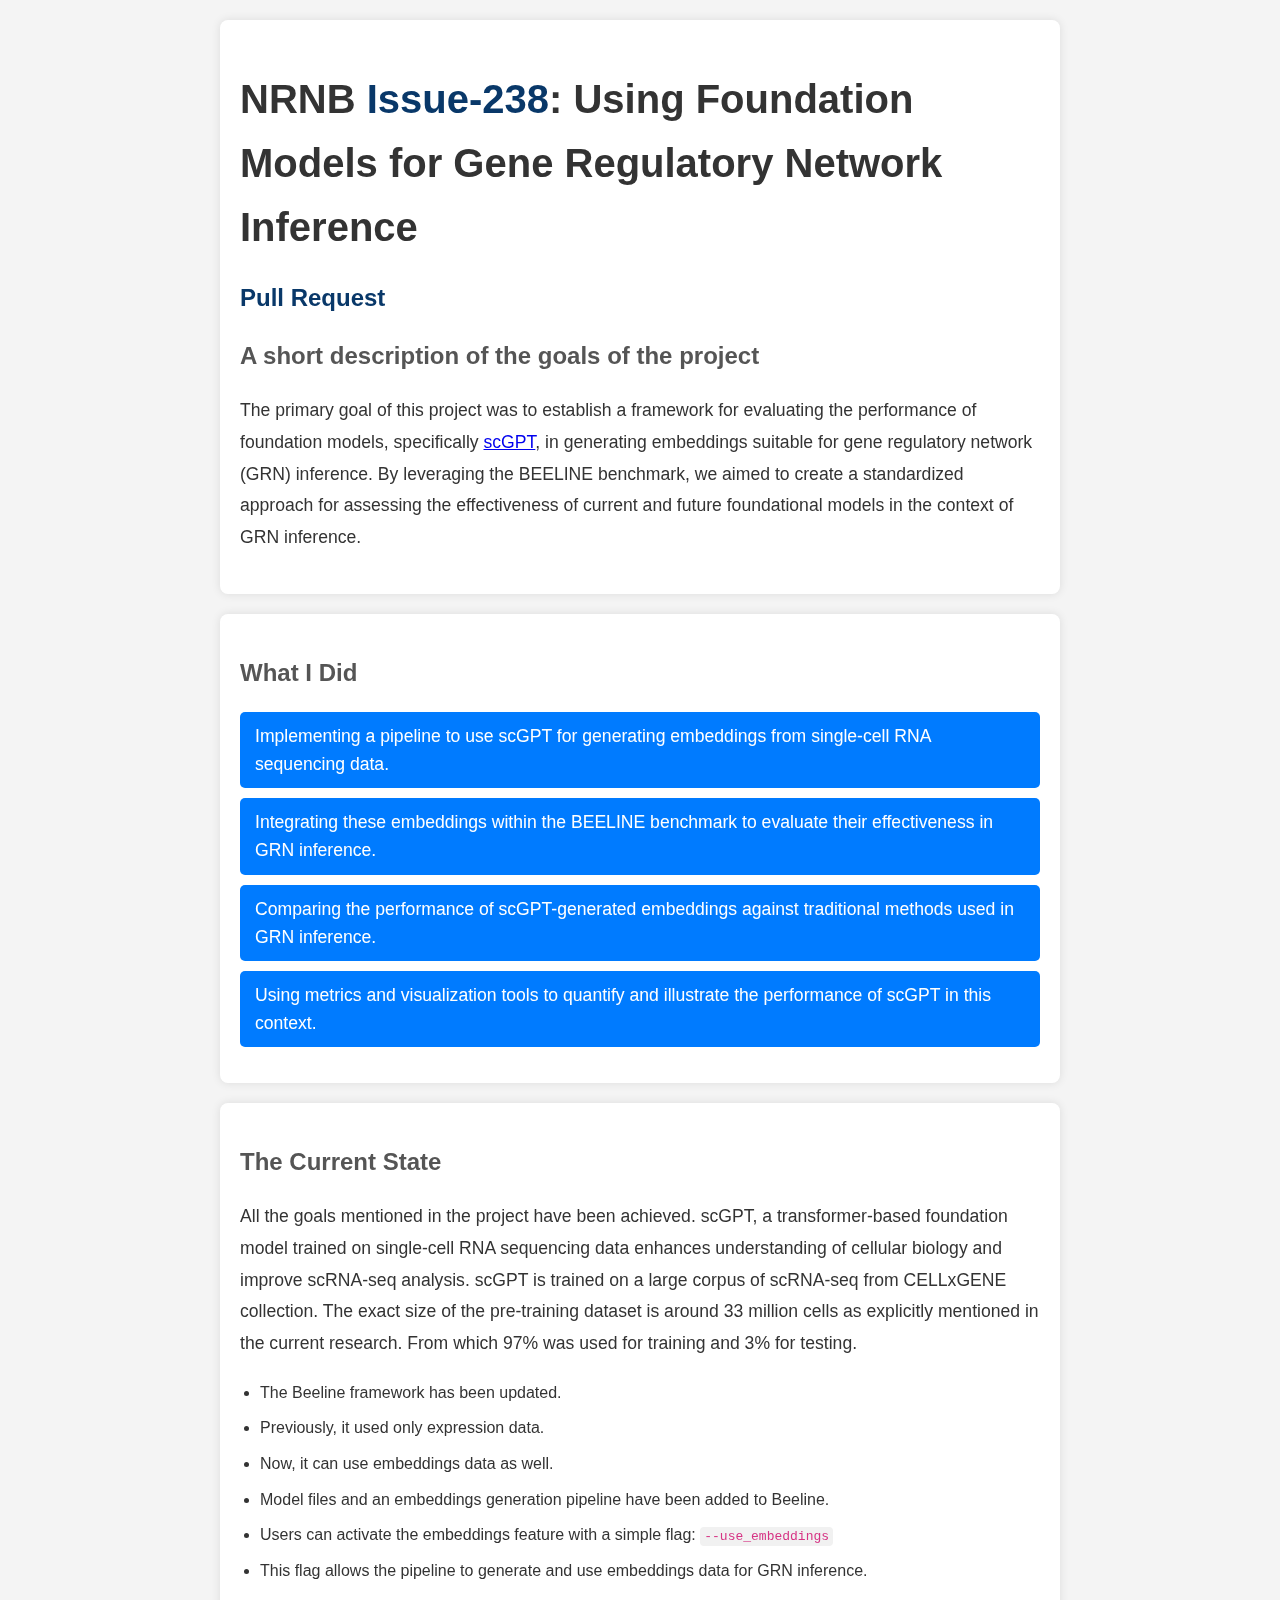
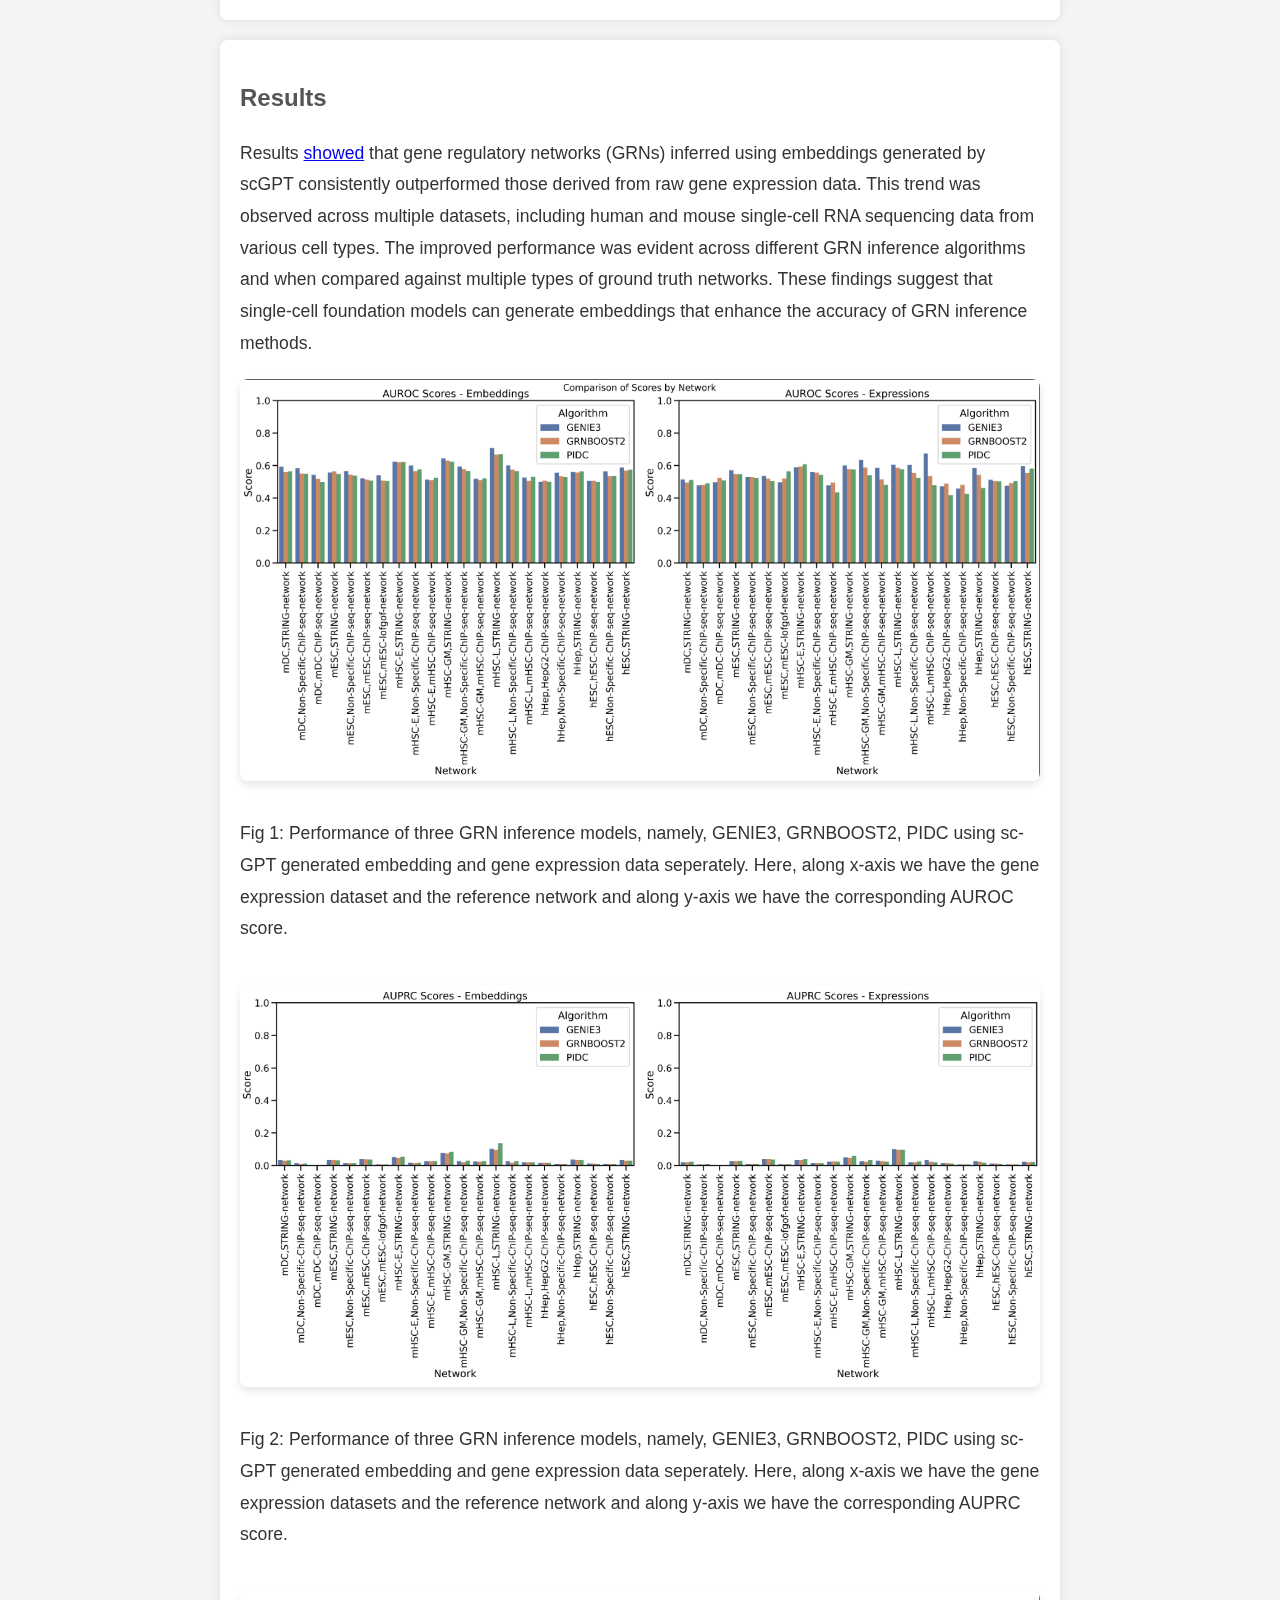
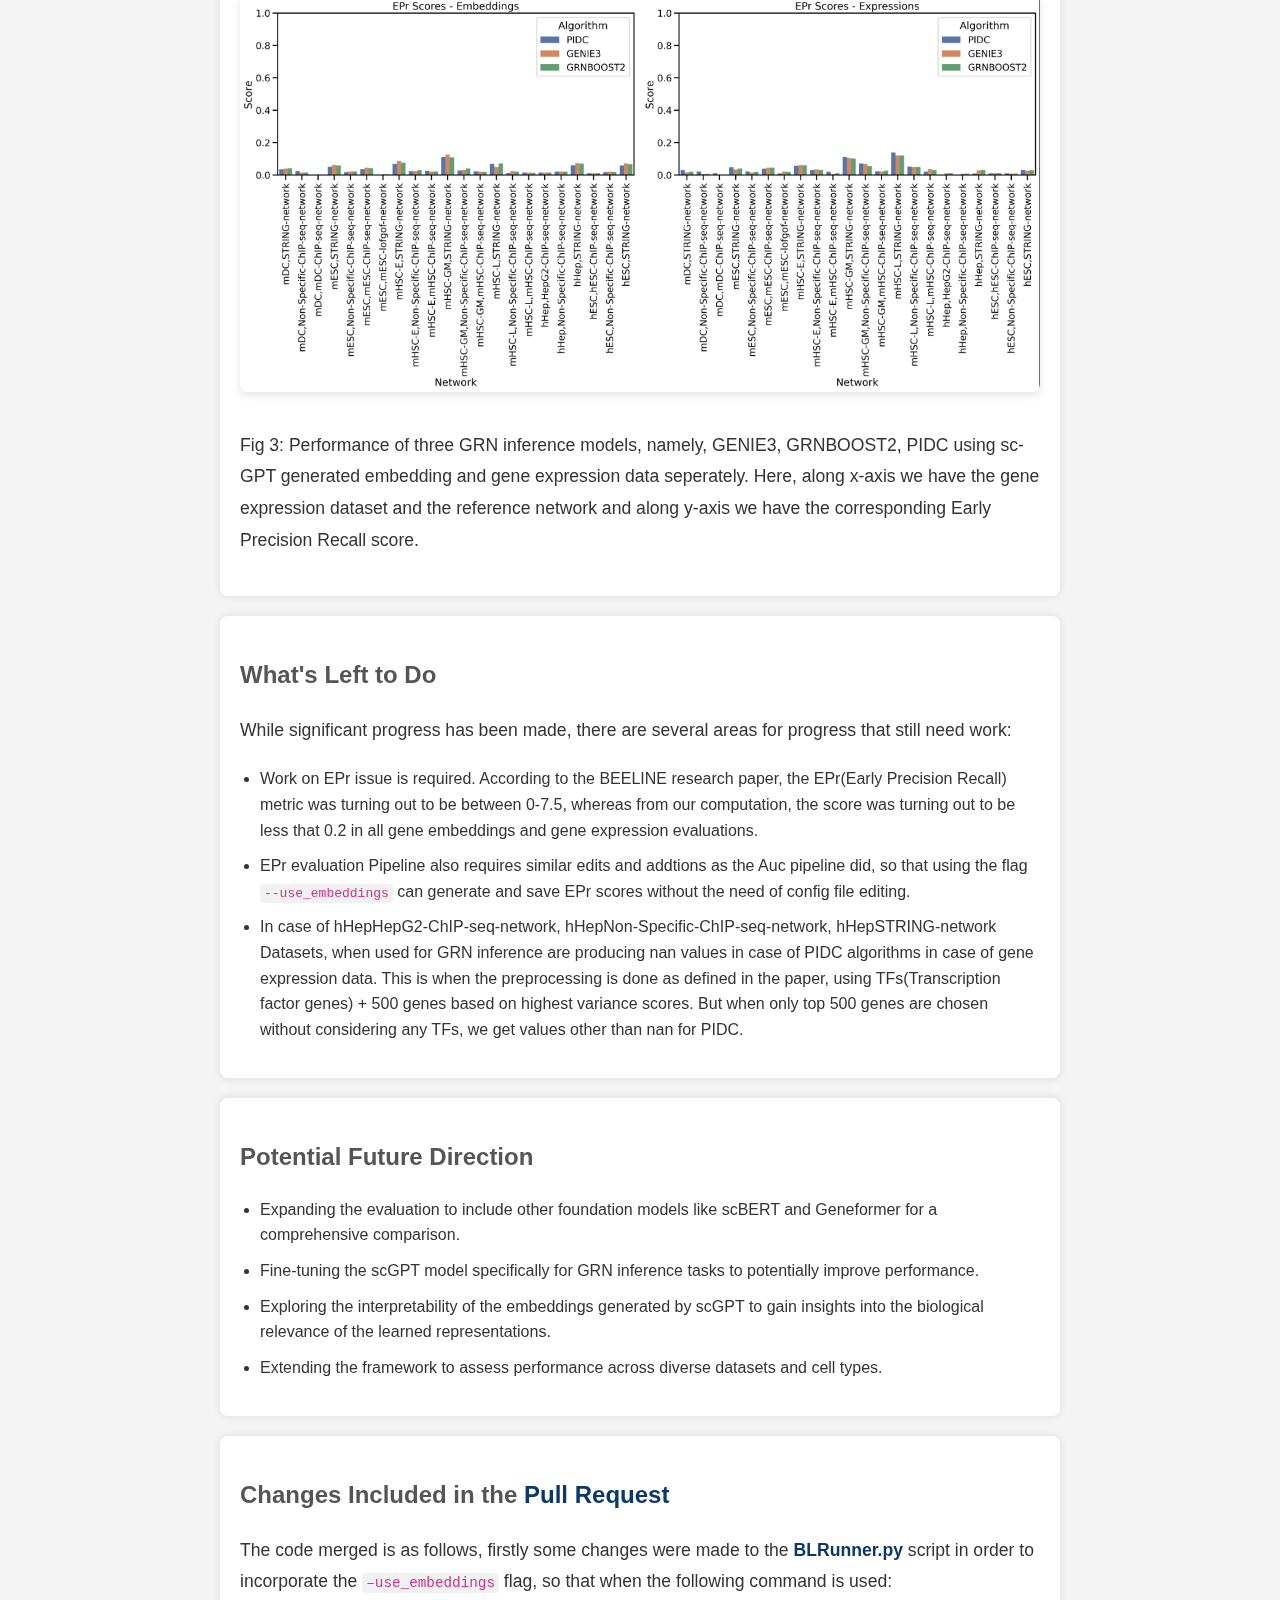
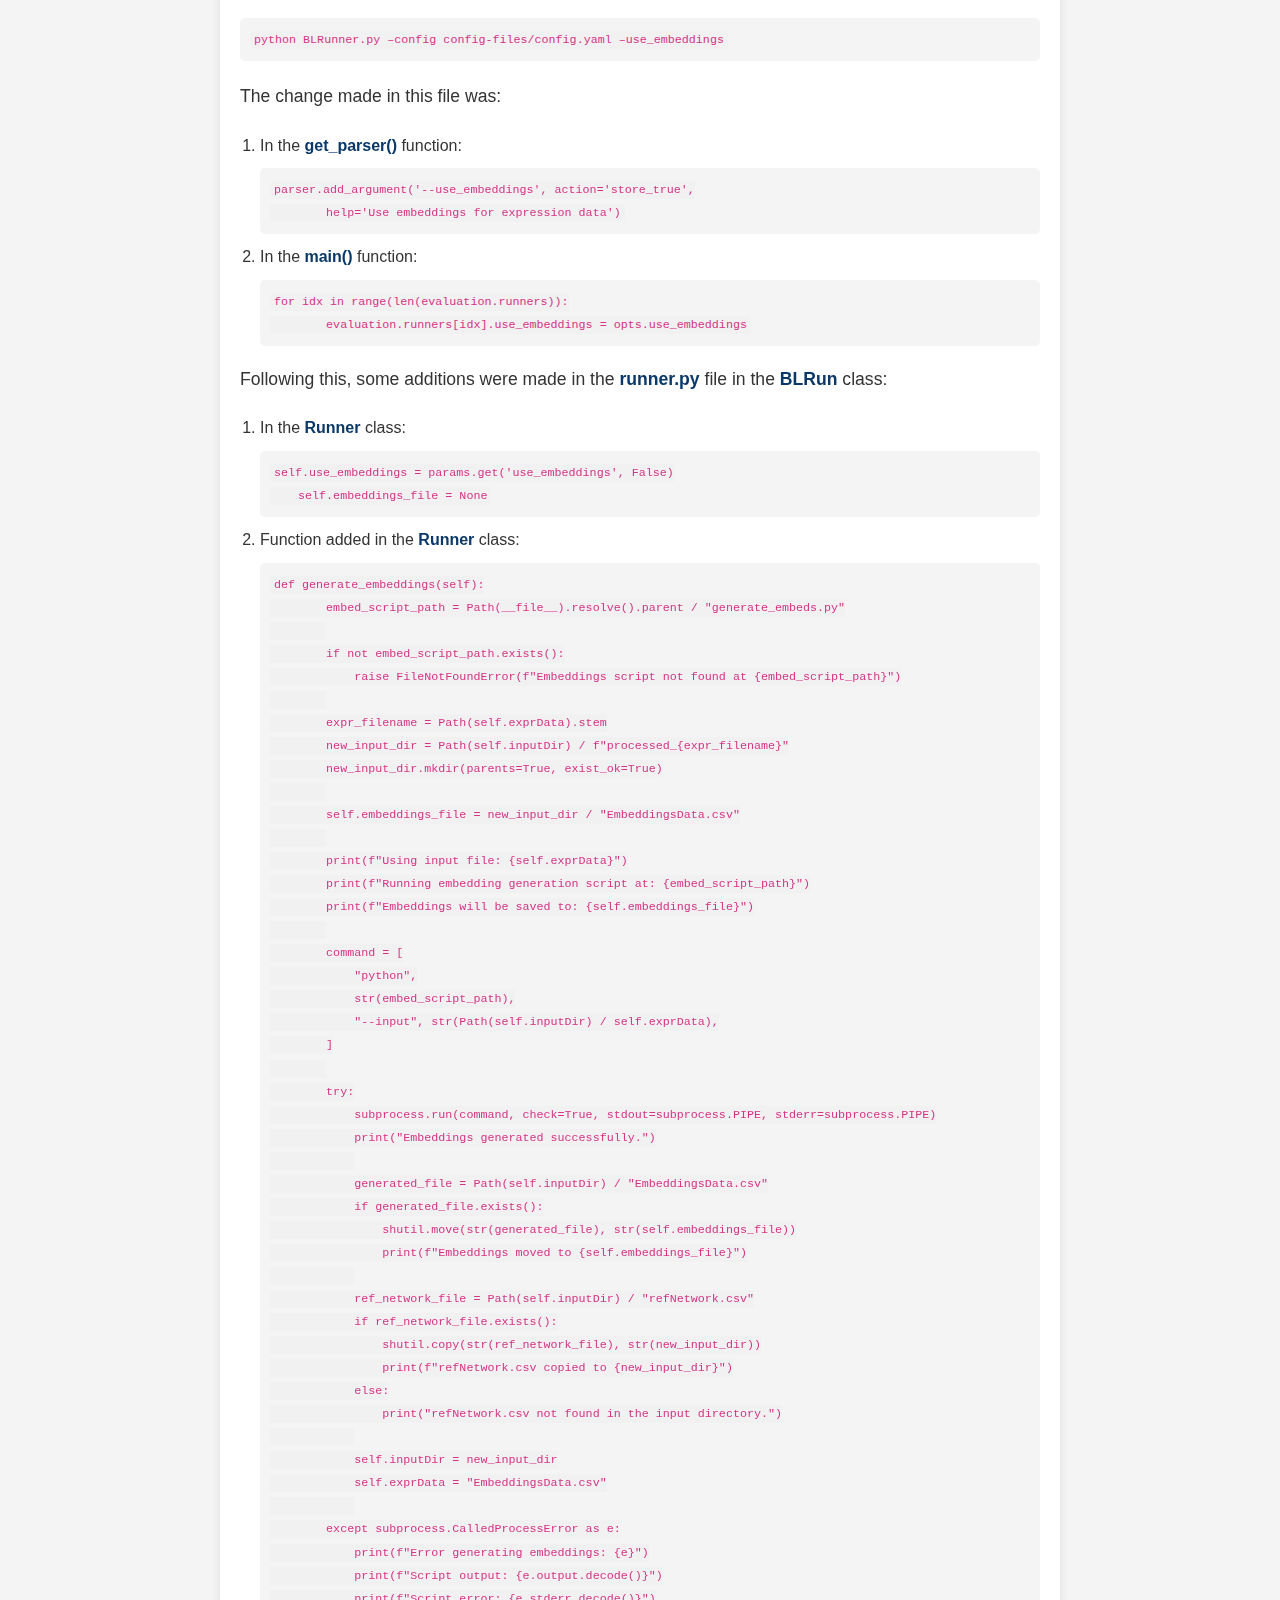
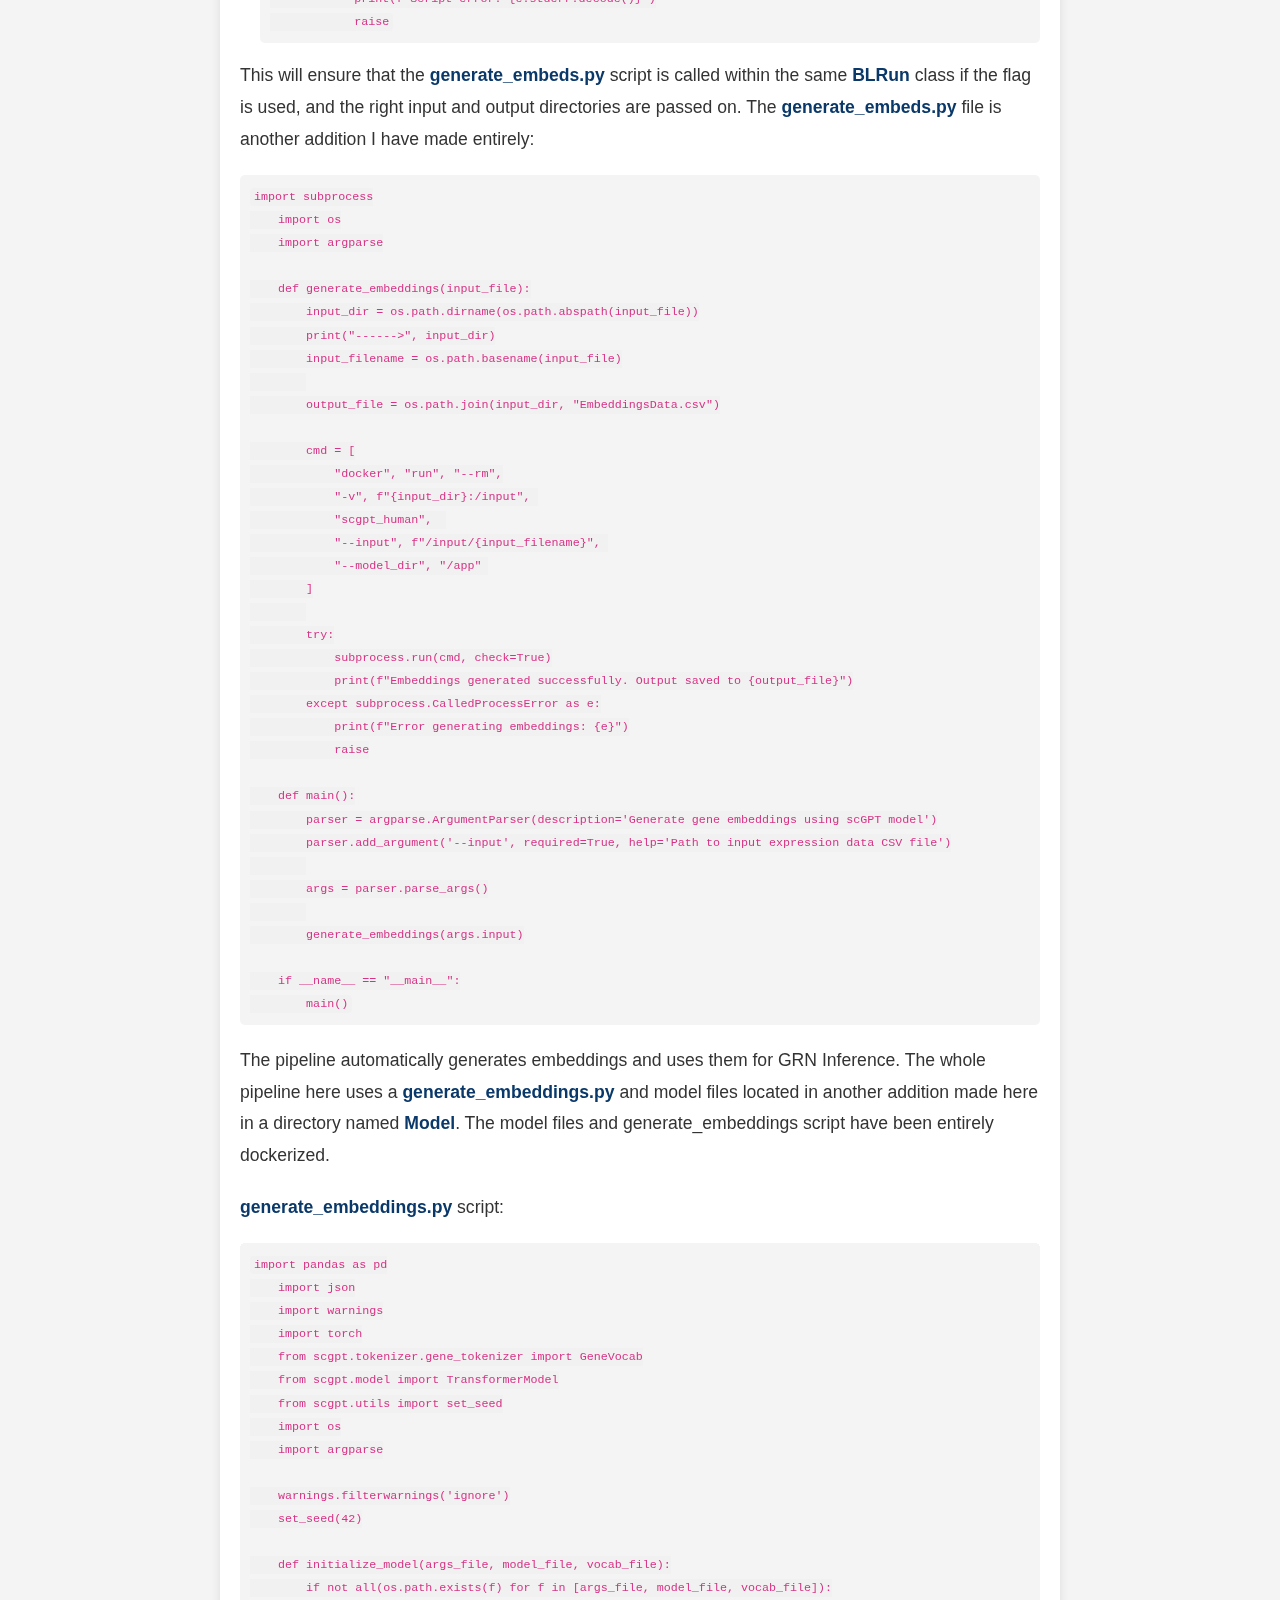
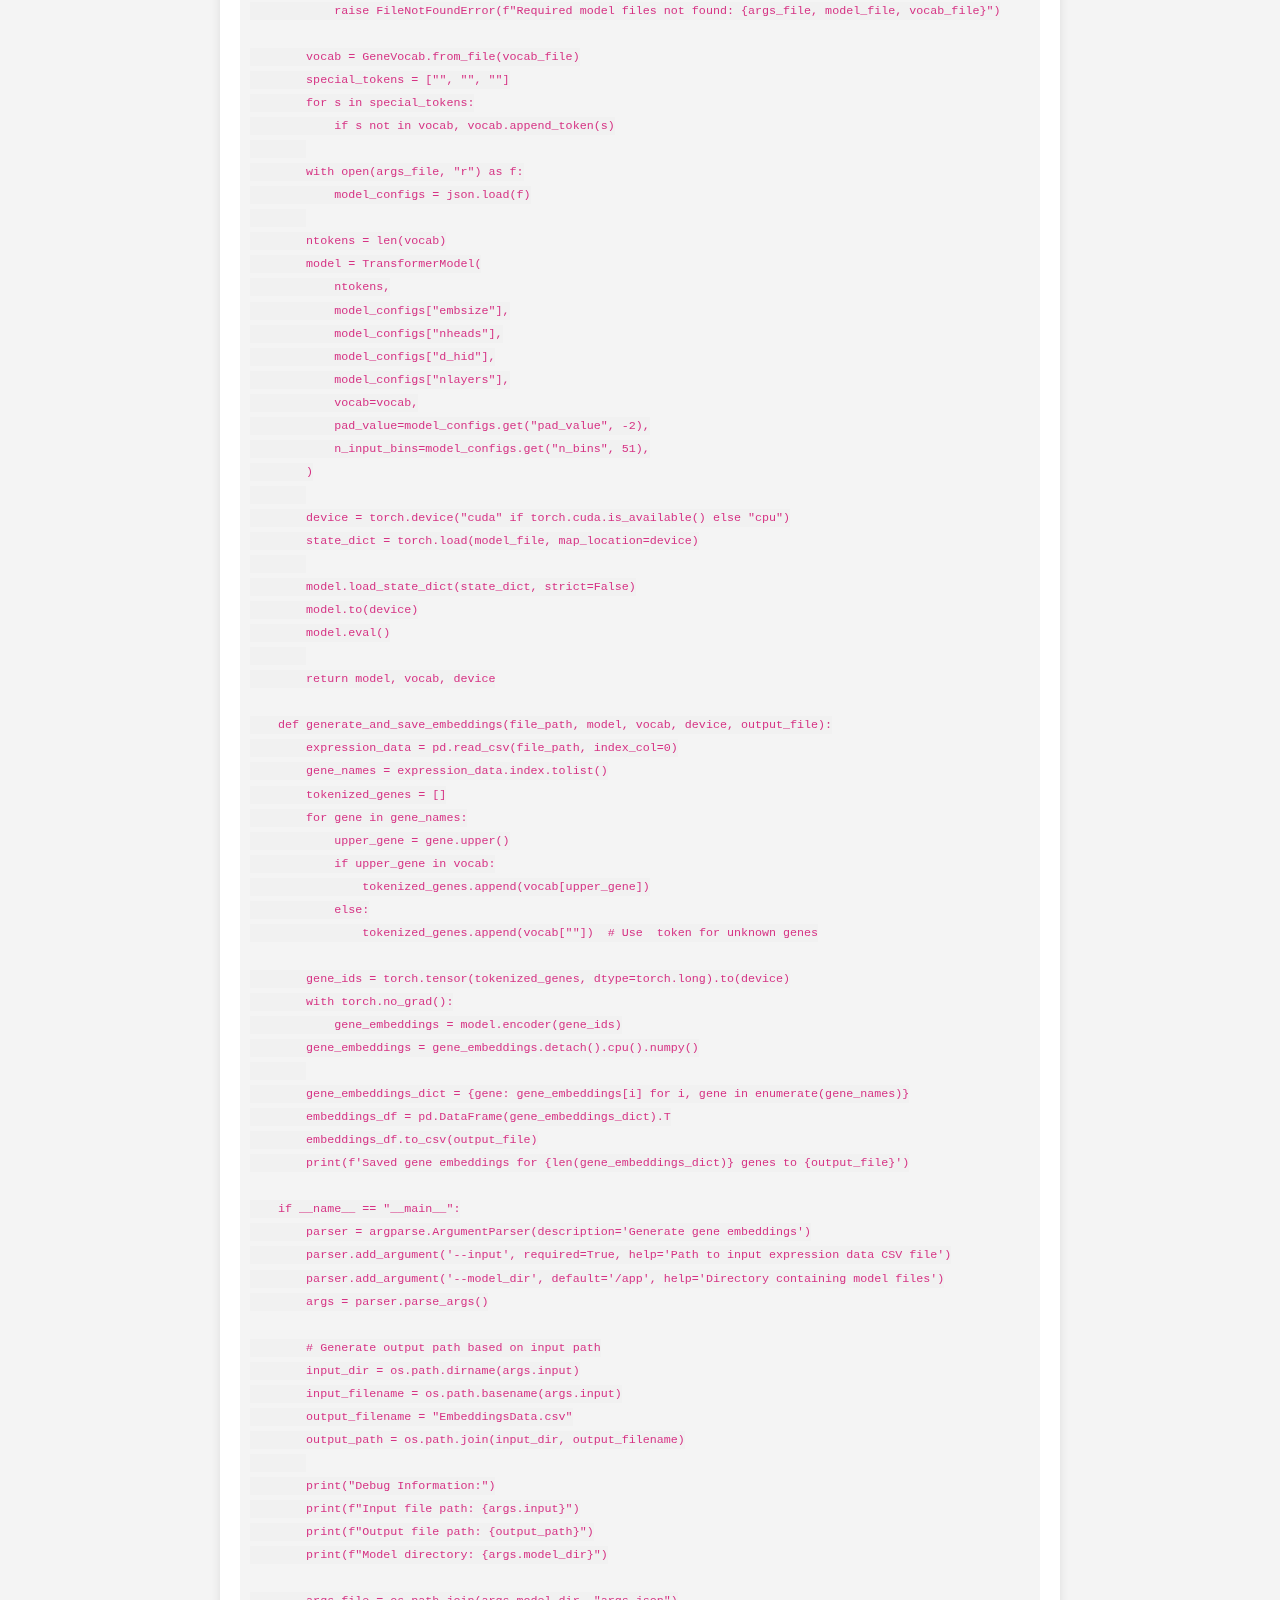
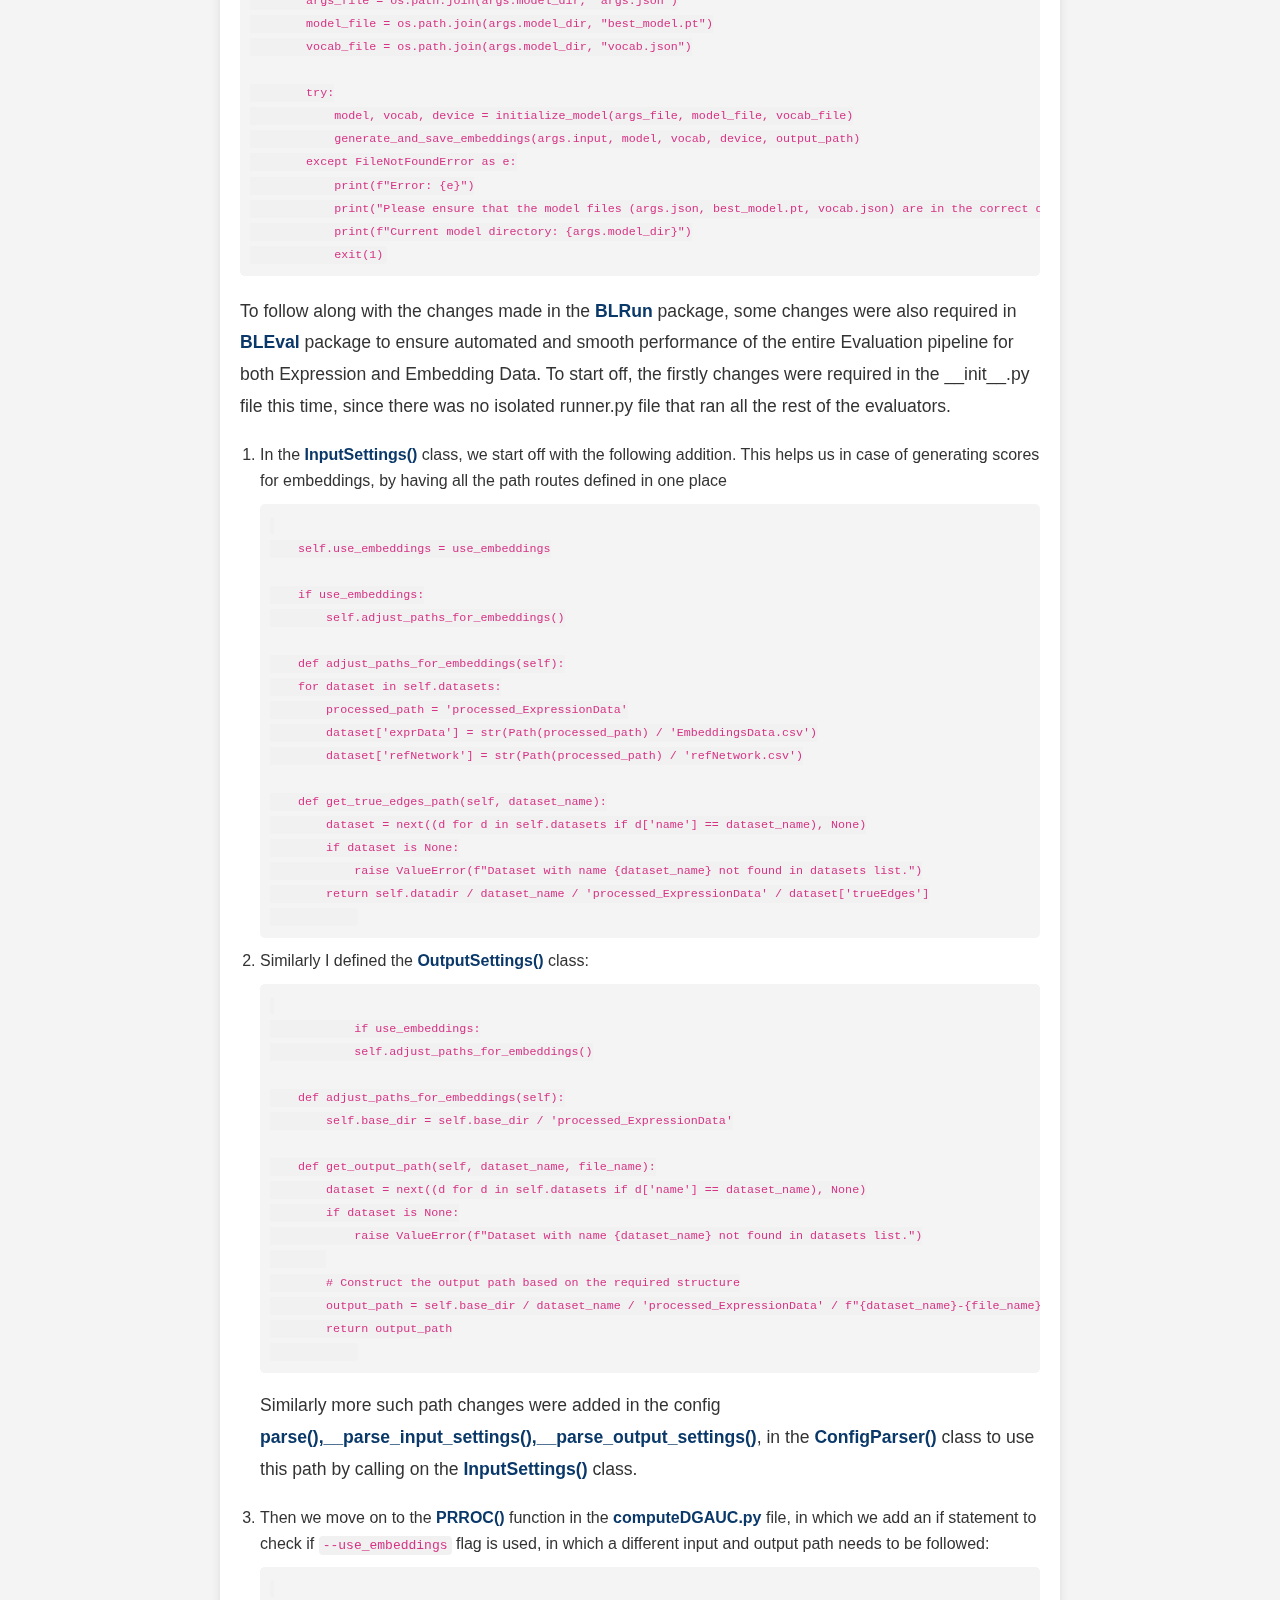
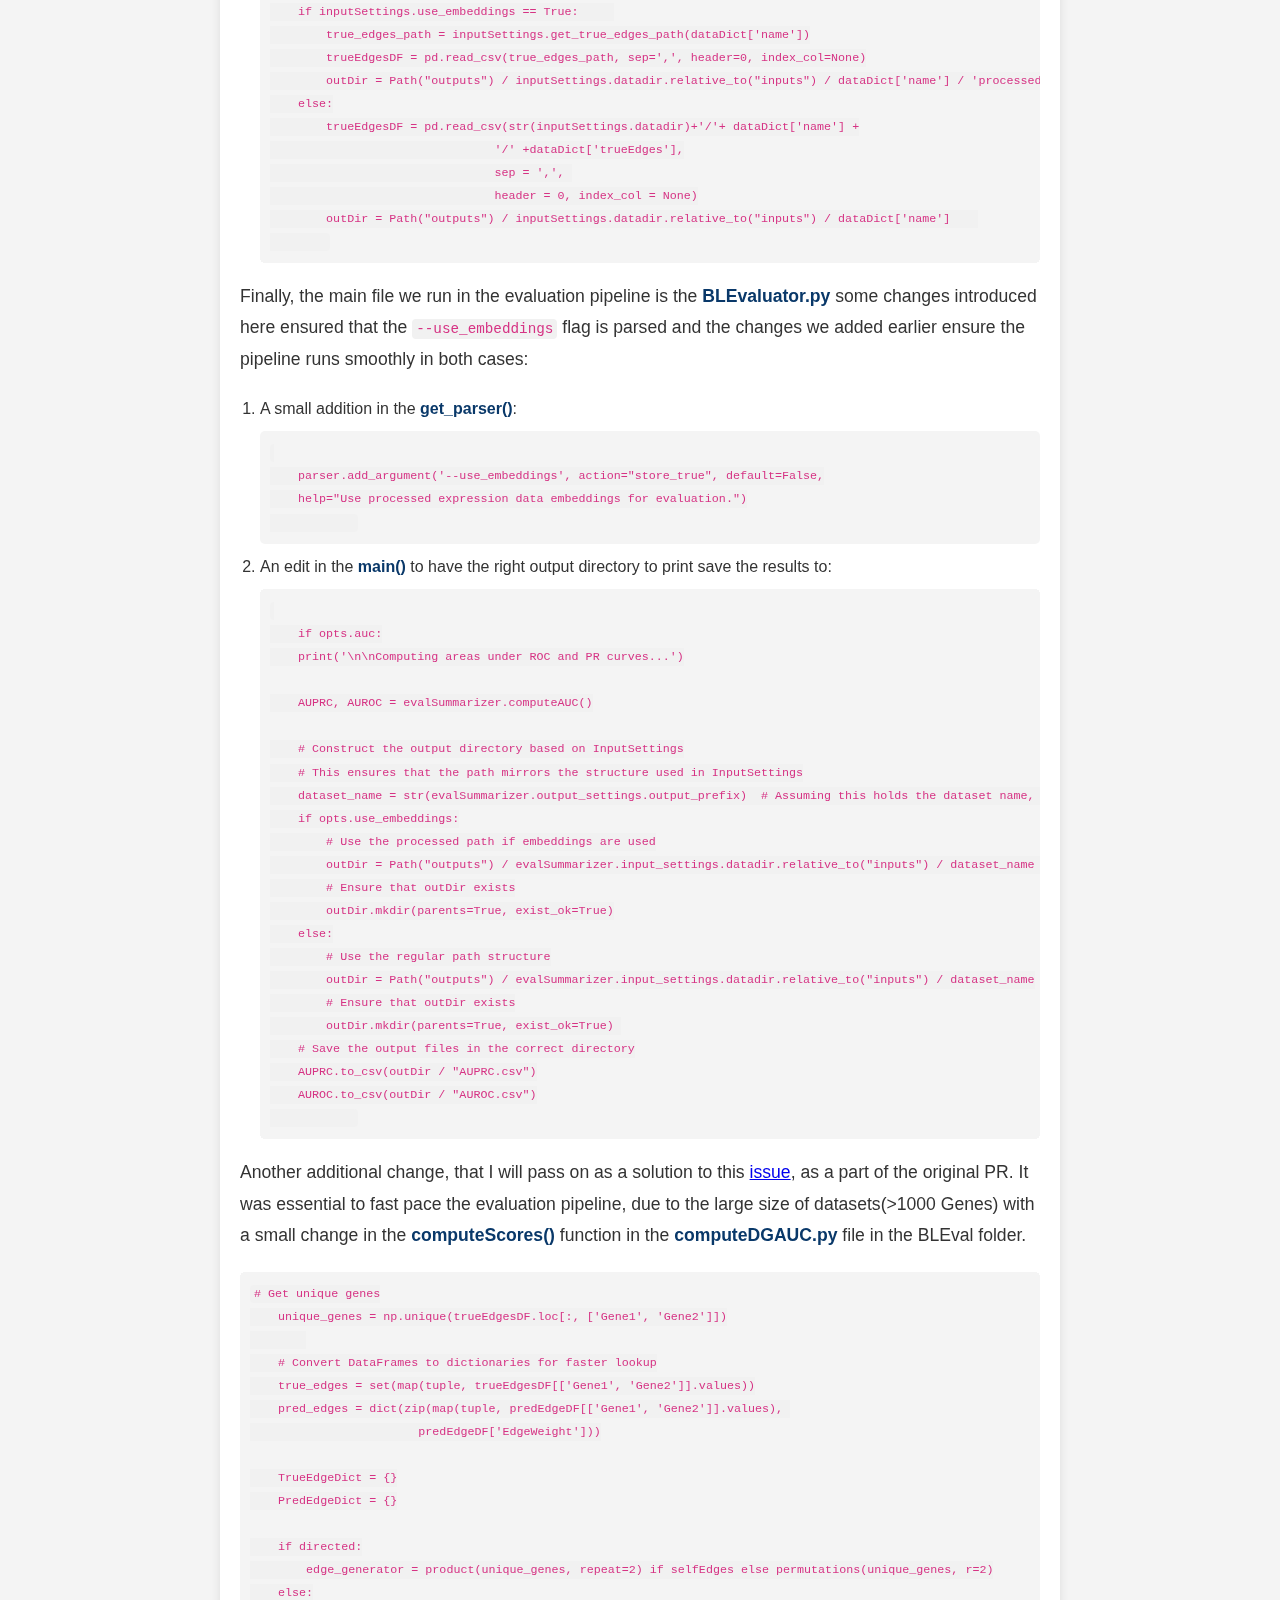
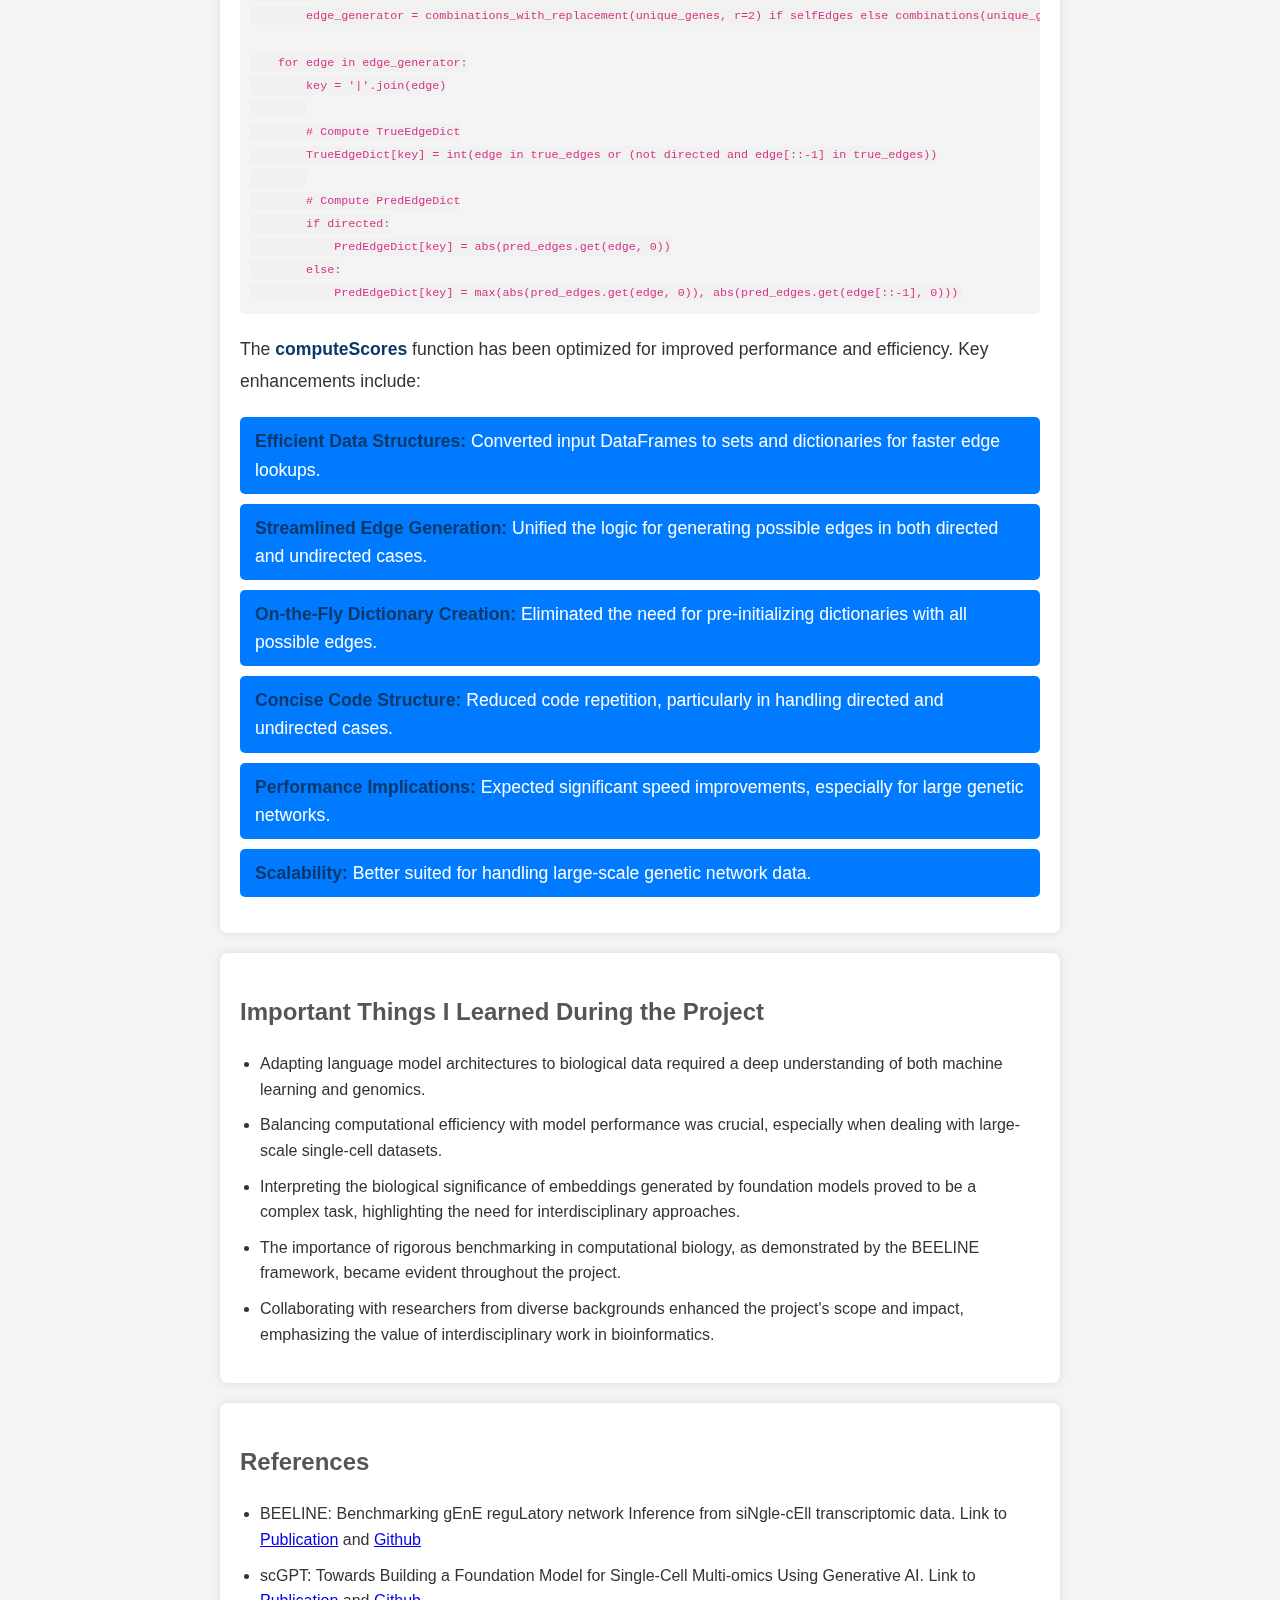
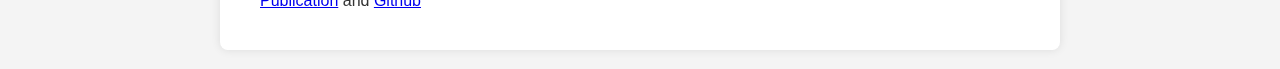
<file: index.html>
<!DOCTYPE html>
<html lang="en">
<head>
    <meta charset="UTF-8">
    <meta name="viewport" content="width=device-width, initial-scale=1.0">
    <title>GSOC End-Term Report for</title>
    <link rel="stylesheet" href="styles.css">
</head>
<body>
    <div class="section" id="introduction">
        <h1>NRNB <strong><a href="https://github.com/nrnb/GoogleSummerOfCode/issues/238" target="_blank">Issue-238</a></strong>: Using Foundation Models for Gene Regulatory Network Inference</h1><h2><a href="https://github.com/Murali-group/Beeline/pull/127" target="_blank">Pull Request</a></h2>
        <h2>A short description of the goals of the project</h2>
        <p>The primary goal of this project was to establish a framework for evaluating the performance of foundation models, specifically <a href="https://www.nature.com/articles/s41592-024-02201-0">scGPT</a>, in generating embeddings suitable for gene regulatory network (GRN) inference. By leveraging the BEELINE benchmark, we aimed to create a standardized approach for assessing the effectiveness of current and future foundational models in the context of GRN inference.</p>
    </div>
    <div class="section" id="what-i-did">
        <h2>What I Did</h2>
        <ul class="styled-list">
            <li>Implementing a pipeline to use scGPT for generating embeddings from single-cell RNA sequencing data.</li>
            <li>Integrating these embeddings within the BEELINE benchmark to evaluate their effectiveness in GRN inference.</li>
            <li>Comparing the performance of scGPT-generated embeddings against traditional methods used in GRN inference.</li>
            <li>Using metrics and visualization tools to quantify and illustrate the performance of scGPT in this context.</li>
        </ul>
    </div>
    <!-- The Current State Section -->
    <div class="section" id="current-state">
        <h2>The Current State</h2>
        <p>All the goals mentioned in the project have been achieved. scGPT, a transformer-based foundation model trained on single-cell RNA sequencing data enhances understanding of cellular biology and improve scRNA-seq analysis. scGPT is trained on a large corpus of scRNA-seq from CELLxGENE collection. The exact size of the pre-training dataset is around 33 million cells as explicitly mentioned in the current research. From which 97% was used for training and 3% for testing.</p>
        <ul class="simple-list">
            <li>The Beeline framework has been updated.</li>
            <li>Previously, it used only expression data.</li>
            <li>Now, it can use embeddings data as well.</li>
            <li>Model files and an embeddings generation pipeline have been added to Beeline.</li>
            <li>Users can activate the embeddings feature with a simple flag: <code>--use_embeddings</code></li>
            <li>This flag allows the pipeline to generate and use embeddings data for GRN inference.</li>
        </ul>
    </div>
    <div class="section" id="results">
        <h2>Results</h2>
        <p>Results <a href="https://docs.google.com/spreadsheets/d/1tiZ3dpkP7nC8SnOyU1809gmMb6m2BTjs0Q6rcyhHX3I/edit?gid=117144779#gid=117144779" target="_blank">showed</a> that gene regulatory networks (GRNs) inferred using embeddings generated by scGPT consistently outperformed those derived from raw gene expression data. This trend was observed across multiple datasets, including human and mouse single-cell RNA sequencing data from various cell types. The improved performance was evident across different GRN inference algorithms and when compared against multiple types of ground truth networks. These findings suggest that single-cell foundation models can generate embeddings that enhance the accuracy of GRN inference methods.</p>
        <div class="image-gallery">
            <img src="./images/graph1.png" alt="Graph 1: AUROC Graph" />
            <p>Fig 1: Performance of three GRN inference models, namely, GENIE3, GRNBOOST2, PIDC using sc-GPT generated embedding and gene expression data seperately. Here, along x-axis we have the gene expression dataset and the reference network and along y-axis we have the corresponding AUROC score.</p>
            <img src="./images/graph2.png" alt="Graph 2: AUPRC Graph" />
            <p>Fig 2: Performance of three GRN inference models, namely, GENIE3, GRNBOOST2, PIDC using sc-GPT generated embedding and gene expression data seperately. Here, along x-axis we have the gene expression datasets and the reference network and along y-axis we have the corresponding AUPRC score.</p>
            <img src="./images/graph3.png" alt="Graph 3: Early Precision Recall Graph" />
            <p>Fig 3: Performance of three GRN inference models, namely, GENIE3, GRNBOOST2, PIDC using sc-GPT generated embedding and gene expression data seperately. Here, along x-axis we have the gene expression dataset and the reference network and along y-axis we have the corresponding Early Precision Recall score.</p>
        </div>
    </div>
    <!-- What's Left to Do Section -->
    <div class="section" id="whats-left-to-do">
        <h2>What's Left to Do</h2>
        <p>While significant progress has been made, there are several areas for progress that still need work:</p>
        <ul class="simple-list">
            <li>Work on EPr issue is required. According to the BEELINE research paper, the EPr(Early Precision Recall) metric was turning out to be  between 0-7.5, whereas from our computation, the score was turning out to be less that 0.2 in all gene embeddings and gene expression evaluations. </li>
            <li>EPr evaluation Pipeline also requires similar edits and addtions as the Auc pipeline did, so that using the flag <code>--use_embeddings</code> can generate and save EPr scores without the need of config file editing.</li>
            <li>In case of hHepHepG2-ChIP-seq-network, hHepNon-Specific-ChIP-seq-network, hHepSTRING-network Datasets, when used for GRN inference are producing nan values in case of PIDC algorithms in case of gene expression data. This is when the preprocessing is done as defined in the paper, using TFs(Transcription factor genes) + 500 genes based on highest variance scores. But when only top 500 genes are chosen without considering any TFs, we get values other than nan for PIDC.</li>
        </ul>
    </div>
    <div class="section" id="Potential">
        <h2>Potential Future Direction</h2>
        <ul class="simple-list">
            <li>Expanding the evaluation to include other foundation models like scBERT and Geneformer for a comprehensive comparison.</li>
            <li>Fine-tuning the scGPT model specifically for GRN inference tasks to potentially improve performance.</li>
            <li>Exploring the interpretability of the embeddings generated by scGPT to gain insights into the biological relevance of the learned representations.</li>
            <li>Extending the framework to assess performance across diverse datasets and cell types.</li>
        </ul>
    </div>
    <!-- What Code Got Merged Section -->
    <div class="section" id="what-code-got-merged">
        <h2>Changes Included in the <strong><a href="https://github.com/Murali-group/Beeline/pull/127" target="_blank">Pull Request</a></strong></h2>
        <p>The code merged is as follows, firstly some changes were made to the <strong>BLRunner.py</strong> script in order to incorporate the <code>–use_embeddings</code> flag, so that when the following command is used:</p>
        <pre><code>python BLRunner.py –config config-files/config.yaml –use_embeddings</code></pre>
        <p>The change made in this file was:</p>
        <ol class="code-list">
            <li>In the <strong>get_parser()</strong> function:
                <pre><code>parser.add_argument('--use_embeddings', action='store_true',
        help='Use embeddings for expression data')</code></pre>
            </li>
            <li>In the <strong>main()</strong> function:
                <pre><code>for idx in range(len(evaluation.runners)):
        evaluation.runners[idx].use_embeddings = opts.use_embeddings</code></pre>
            </li>
        </ol>
        
        <p>Following this, some additions were made in the <strong>runner.py</strong> file in the <strong>BLRun</strong> class:</p>
        <ol class="code-list">
            <li>In the <strong>Runner</strong> class:
                <pre><code>self.use_embeddings = params.get('use_embeddings', False)
    self.embeddings_file = None</code></pre>
            </li>
            <li>Function added in the <strong>Runner</strong> class:
                <pre><code>def generate_embeddings(self):
        embed_script_path = Path(__file__).resolve().parent / "generate_embeds.py"
        
        if not embed_script_path.exists():
            raise FileNotFoundError(f"Embeddings script not found at {embed_script_path}")
        
        expr_filename = Path(self.exprData).stem
        new_input_dir = Path(self.inputDir) / f"processed_{expr_filename}"
        new_input_dir.mkdir(parents=True, exist_ok=True)
        
        self.embeddings_file = new_input_dir / "EmbeddingsData.csv"
        
        print(f"Using input file: {self.exprData}")
        print(f"Running embedding generation script at: {embed_script_path}")
        print(f"Embeddings will be saved to: {self.embeddings_file}")
        
        command = [
            "python",
            str(embed_script_path),
            "--input", str(Path(self.inputDir) / self.exprData),
        ]
        
        try:
            subprocess.run(command, check=True, stdout=subprocess.PIPE, stderr=subprocess.PIPE)
            print("Embeddings generated successfully.")
            
            generated_file = Path(self.inputDir) / "EmbeddingsData.csv"
            if generated_file.exists():
                shutil.move(str(generated_file), str(self.embeddings_file))
                print(f"Embeddings moved to {self.embeddings_file}")
            
            ref_network_file = Path(self.inputDir) / "refNetwork.csv"
            if ref_network_file.exists():
                shutil.copy(str(ref_network_file), str(new_input_dir))
                print(f"refNetwork.csv copied to {new_input_dir}")
            else:
                print("refNetwork.csv not found in the input directory.")
            
            self.inputDir = new_input_dir
            self.exprData = "EmbeddingsData.csv"
            
        except subprocess.CalledProcessError as e:
            print(f"Error generating embeddings: {e}")
            print(f"Script output: {e.output.decode()}")
            print(f"Script error: {e.stderr.decode()}")
            raise</code></pre>
            </li>
        </ol>
        
        <p>This will ensure that the <strong>generate_embeds.py</strong> script is called within the same <strong>BLRun</strong> class if the flag is used, and the right 
            input and output directories are passed on. The <strong>generate_embeds.py</strong> file is another addition I have made entirely:</p>
        <pre><code>import subprocess
    import os
    import argparse

    def generate_embeddings(input_file):
        input_dir = os.path.dirname(os.path.abspath(input_file))
        print("------>", input_dir)
        input_filename = os.path.basename(input_file)
        
        output_file = os.path.join(input_dir, "EmbeddingsData.csv")

        cmd = [
            "docker", "run", "--rm",
            "-v", f"{input_dir}:/input", 
            "scgpt_human",  
            "--input", f"/input/{input_filename}", 
            "--model_dir", "/app" 
        ]
        
        try:
            subprocess.run(cmd, check=True)
            print(f"Embeddings generated successfully. Output saved to {output_file}")
        except subprocess.CalledProcessError as e:
            print(f"Error generating embeddings: {e}")
            raise

    def main():
        parser = argparse.ArgumentParser(description='Generate gene embeddings using scGPT model')
        parser.add_argument('--input', required=True, help='Path to input expression data CSV file')
        
        args = parser.parse_args()
        
        generate_embeddings(args.input)

    if __name__ == "__main__":
        main()</code></pre>
        
        <p>The pipeline automatically generates embeddings and uses them for GRN Inference. The whole pipeline here uses a <strong>generate_embeddings.py</strong> and model files
             located in another addition made here in a directory named <strong>Model</strong>. The model files and generate_embeddings script have been entirely dockerized.</p>
        
        <p><strong>generate_embeddings.py</strong> script:</p>
        <pre><code>import pandas as pd
    import json
    import warnings
    import torch
    from scgpt.tokenizer.gene_tokenizer import GeneVocab
    from scgpt.model import TransformerModel
    from scgpt.utils import set_seed
    import os
    import argparse

    warnings.filterwarnings('ignore')
    set_seed(42)

    def initialize_model(args_file, model_file, vocab_file):
        if not all(os.path.exists(f) for f in [args_file, model_file, vocab_file]):
            raise FileNotFoundError(f"Required model files not found: {args_file, model_file, vocab_file}")

        vocab = GeneVocab.from_file(vocab_file)
        special_tokens = ["<pad>", "<cls>", "<eoc>"]
        for s in special_tokens:
            if s not in vocab, vocab.append_token(s)
        
        with open(args_file, "r") as f:
            model_configs = json.load(f)
        
        ntokens = len(vocab)
        model = TransformerModel(
            ntokens,
            model_configs["embsize"],
            model_configs["nheads"],
            model_configs["d_hid"],
            model_configs["nlayers"],
            vocab=vocab,
            pad_value=model_configs.get("pad_value", -2),
            n_input_bins=model_configs.get("n_bins", 51),
        )
        
        device = torch.device("cuda" if torch.cuda.is_available() else "cpu")
        state_dict = torch.load(model_file, map_location=device)
        
        model.load_state_dict(state_dict, strict=False)
        model.to(device)
        model.eval()
        
        return model, vocab, device

    def generate_and_save_embeddings(file_path, model, vocab, device, output_file):
        expression_data = pd.read_csv(file_path, index_col=0)
        gene_names = expression_data.index.tolist()
        tokenized_genes = []
        for gene in gene_names:
            upper_gene = gene.upper()
            if upper_gene in vocab:
                tokenized_genes.append(vocab[upper_gene])
            else:
                tokenized_genes.append(vocab["<pad>"])  # Use <pad> token for unknown genes

        gene_ids = torch.tensor(tokenized_genes, dtype=torch.long).to(device)
        with torch.no_grad():
            gene_embeddings = model.encoder(gene_ids)
        gene_embeddings = gene_embeddings.detach().cpu().numpy()
        
        gene_embeddings_dict = {gene: gene_embeddings[i] for i, gene in enumerate(gene_names)}
        embeddings_df = pd.DataFrame(gene_embeddings_dict).T
        embeddings_df.to_csv(output_file)
        print(f'Saved gene embeddings for {len(gene_embeddings_dict)} genes to {output_file}')

    if __name__ == "__main__":
        parser = argparse.ArgumentParser(description='Generate gene embeddings')
        parser.add_argument('--input', required=True, help='Path to input expression data CSV file')
        parser.add_argument('--model_dir', default='/app', help='Directory containing model files')
        args = parser.parse_args()

        # Generate output path based on input path
        input_dir = os.path.dirname(args.input)
        input_filename = os.path.basename(args.input)
        output_filename = "EmbeddingsData.csv"
        output_path = os.path.join(input_dir, output_filename)
        
        print("Debug Information:")
        print(f"Input file path: {args.input}")
        print(f"Output file path: {output_path}")
        print(f"Model directory: {args.model_dir}")

        args_file = os.path.join(args.model_dir, "args.json")
        model_file = os.path.join(args.model_dir, "best_model.pt")
        vocab_file = os.path.join(args.model_dir, "vocab.json")

        try:
            model, vocab, device = initialize_model(args_file, model_file, vocab_file)
            generate_and_save_embeddings(args.input, model, vocab, device, output_path)
        except FileNotFoundError as e:
            print(f"Error: {e}")
            print("Please ensure that the model files (args.json, best_model.pt, vocab.json) are in the correct directory.")
            print(f"Current model directory: {args.model_dir}")
            exit(1)</code></pre>
        
        <p>To follow along with the changes made in the <strong>BLRun</strong> package, some changes were also required in <strong>BLEval</strong> package to ensure automated and smooth performance of the entire Evaluation pipeline for both Expression and Embedding Data.
            To start off, the firstly changes were required in the __init__.py file this time, since there was no isolated runner.py file that ran all the rest of the evaluators.
        </p>
        <ol class="code-list">
            <li>In the <strong>InputSettings()</strong> class, we start off with the following addition. This helps us in case of generating scores for embeddings, by having all the path routes defined in one place</li>
            <pre><code>
    self.use_embeddings = use_embeddings

    if use_embeddings:
        self.adjust_paths_for_embeddings()

    def adjust_paths_for_embeddings(self):
    for dataset in self.datasets:
        processed_path = 'processed_ExpressionData'
        dataset['exprData'] = str(Path(processed_path) / 'EmbeddingsData.csv')
        dataset['refNetwork'] = str(Path(processed_path) / 'refNetwork.csv')

    def get_true_edges_path(self, dataset_name):
        dataset = next((d for d in self.datasets if d['name'] == dataset_name), None)
        if dataset is None:
            raise ValueError(f"Dataset with name {dataset_name} not found in datasets list.")
        return self.datadir / dataset_name / 'processed_ExpressionData' / dataset['trueEdges']
            </code></pre>
            <li>Similarly I defined the <strong>OutputSettings()</strong> class:</li>
            <pre><code>
            if use_embeddings:
            self.adjust_paths_for_embeddings()

    def adjust_paths_for_embeddings(self):
        self.base_dir = self.base_dir / 'processed_ExpressionData'

    def get_output_path(self, dataset_name, file_name):
        dataset = next((d for d in self.datasets if d['name'] == dataset_name), None)
        if dataset is None:
            raise ValueError(f"Dataset with name {dataset_name} not found in datasets list.")
        
        # Construct the output path based on the required structure
        output_path = self.base_dir / dataset_name / 'processed_ExpressionData' / f"{dataset_name}-{file_name}"
        return output_path
            </code></pre>
        <p>Similarly more such path changes were added in the config <strong>parse(),__parse_input_settings(),__parse_output_settings()</strong>, in the <strong>ConfigParser()</strong> class to use this path by calling on the <strong>InputSettings()</strong> class.</p>
        <li>Then we move on to the <strong>PRROC()</strong> function in the <strong>computeDGAUC.py</strong> file, in which we add an if statement to check if <code>--use_embeddings</code> flag is used, in which a different input and output path needs to be followed: </li>
        <pre><code>
    if inputSettings.use_embeddings == True:     
        true_edges_path = inputSettings.get_true_edges_path(dataDict['name'])
        trueEdgesDF = pd.read_csv(true_edges_path, sep=',', header=0, index_col=None)
        outDir = Path("outputs") / inputSettings.datadir.relative_to("inputs") / dataDict['name'] / 'processed_ExpressionData'
    else:
        trueEdgesDF = pd.read_csv(str(inputSettings.datadir)+'/'+ dataDict['name'] +
                                '/' +dataDict['trueEdges'],
                                sep = ',', 
                                header = 0, index_col = None)
        outDir = Path("outputs") / inputSettings.datadir.relative_to("inputs") / dataDict['name']    
        </code></pre>
    </ol>
     <p>Finally, the main file we run in the evaluation pipeline is the <strong>BLEvaluator.py</strong> some changes introduced here ensured that the <code>--use_embeddings</code> flag is parsed and the changes we added earlier ensure the pipeline runs smoothly in both cases:
    </p>
        <ol class="code-list">
            <li>A small addition in the <strong>get_parser()</strong>:</li>
            <pre><code>
    parser.add_argument('--use_embeddings', action="store_true", default=False,
    help="Use processed expression data embeddings for evaluation.")
            </code></pre>
            <li>An edit in the <strong>main()</strong> to have the right output directory to print save the results to:</li>
            <pre><code>
    if opts.auc:
    print('\n\nComputing areas under ROC and PR curves...')

    AUPRC, AUROC = evalSummarizer.computeAUC()

    # Construct the output directory based on InputSettings
    # This ensures that the path mirrors the structure used in InputSettings
    dataset_name = str(evalSummarizer.output_settings.output_prefix)  # Assuming this holds the dataset name, e.g., 'GSD'
    if opts.use_embeddings:
        # Use the processed path if embeddings are used
        outDir = Path("outputs") / evalSummarizer.input_settings.datadir.relative_to("inputs") / dataset_name / "processed_ExpressionData"
        # Ensure that outDir exists
        outDir.mkdir(parents=True, exist_ok=True)
    else:
        # Use the regular path structure
        outDir = Path("outputs") / evalSummarizer.input_settings.datadir.relative_to("inputs") / dataset_name
        # Ensure that outDir exists
        outDir.mkdir(parents=True, exist_ok=True) 
    # Save the output files in the correct directory
    AUPRC.to_csv(outDir / "AUPRC.csv")
    AUROC.to_csv(outDir / "AUROC.csv")
            </code></pre>
        </ol>
        <p>Another additional change, that I will pass on as a solution to this <a href="https://github.com/Murali-group/Beeline/issues/126" target="_blank">issue</a>, as a part of the original 
            PR. It was essential to fast pace the evaluation pipeline, due to the large size of datasets(>1000 Genes) with a small change in the <strong>computeScores()</strong> function in the <strong>computeDGAUC.py</strong> file in the BLEval folder.</p>
        <pre><code># Get unique genes
    unique_genes = np.unique(trueEdgesDF.loc[:, ['Gene1', 'Gene2']])
        
    # Convert DataFrames to dictionaries for faster lookup
    true_edges = set(map(tuple, trueEdgesDF[['Gene1', 'Gene2']].values))
    pred_edges = dict(zip(map(tuple, predEdgeDF[['Gene1', 'Gene2']].values), 
                        predEdgeDF['EdgeWeight']))

    TrueEdgeDict = {}
    PredEdgeDict = {}

    if directed:
        edge_generator = product(unique_genes, repeat=2) if selfEdges else permutations(unique_genes, r=2)
    else:
        edge_generator = combinations_with_replacement(unique_genes, r=2) if selfEdges else combinations(unique_genes, r=2)

    for edge in edge_generator:
        key = '|'.join(edge)
        
        # Compute TrueEdgeDict
        TrueEdgeDict[key] = int(edge in true_edges or (not directed and edge[::-1] in true_edges))
        
        # Compute PredEdgeDict
        if directed:
            PredEdgeDict[key] = abs(pred_edges.get(edge, 0))
        else:
            PredEdgeDict[key] = max(abs(pred_edges.get(edge, 0)), abs(pred_edges.get(edge[::-1], 0)))</code></pre>
        
        <p>The <strong>computeScores</strong> function has been optimized for improved performance and efficiency. Key enhancements include:</p>
        <ul class="styled-list">
            <li><strong>Efficient Data Structures:</strong> Converted input DataFrames to sets and dictionaries for faster edge lookups.</li>
            <li><strong>Streamlined Edge Generation:</strong> Unified the logic for generating possible edges in both directed and undirected cases.</li>
            <li><strong>On-the-Fly Dictionary Creation:</strong> Eliminated the need for pre-initializing dictionaries with all possible edges.</li>
            <li><strong>Concise Code Structure:</strong> Reduced code repetition, particularly in handling directed and undirected cases.</li>
            <li><strong>Performance Implications:</strong> Expected significant speed improvements, especially for large genetic networks.</li>
            <li><strong>Scalability:</strong> Better suited for handling large-scale genetic network data.</li>
        </ul>
    </div>

    <!-- Important Things I Learned During the Project Section -->
    <div class="section" id="important-lessons">
        <h2>Important Things I Learned During the Project</h2>
        <ul class="simple-list">
            <li>Adapting language model architectures to biological data required a deep understanding of both machine learning and genomics.</li>
            <li>Balancing computational efficiency with model performance was crucial, especially when dealing with large-scale single-cell datasets.</li>
            <li>Interpreting the biological significance of embeddings generated by foundation models proved to be a complex task, highlighting the need for interdisciplinary approaches.</li>
            <li>The importance of rigorous benchmarking in computational biology, as demonstrated by the BEELINE framework, became evident throughout the project.</li>
            <li>Collaborating with researchers from diverse backgrounds enhanced the project's scope and impact, emphasizing the value of interdisciplinary work in bioinformatics.</li>
        </ul>
    </div>
    <div class="section" id="references">
        <h2>References</h2>
        <ul class="simple-list">
            <li>BEELINE: Benchmarking gEnE reguLatory network Inference from siNgle-cEll transcriptomic data. Link to <a href="https://www.nature.com/articles/s41592-019-0690-6" target="_blank">Publication</a> and <a href="https://github.com/Murali-group/Beeline" target="_blank">Github</a></li>
            <li>scGPT: Towards Building a Foundation Model for Single-Cell Multi-omics Using Generative AI. Link to <a href="https://www.nature.com/articles/s41592-024-02201-0" target="_blank">Publication</a> and <a href="https://github.com/bowang-lab/scGPT" target="_blank">Github</a></li>
        </ul>
    </div>
</body>
</html>
</file>
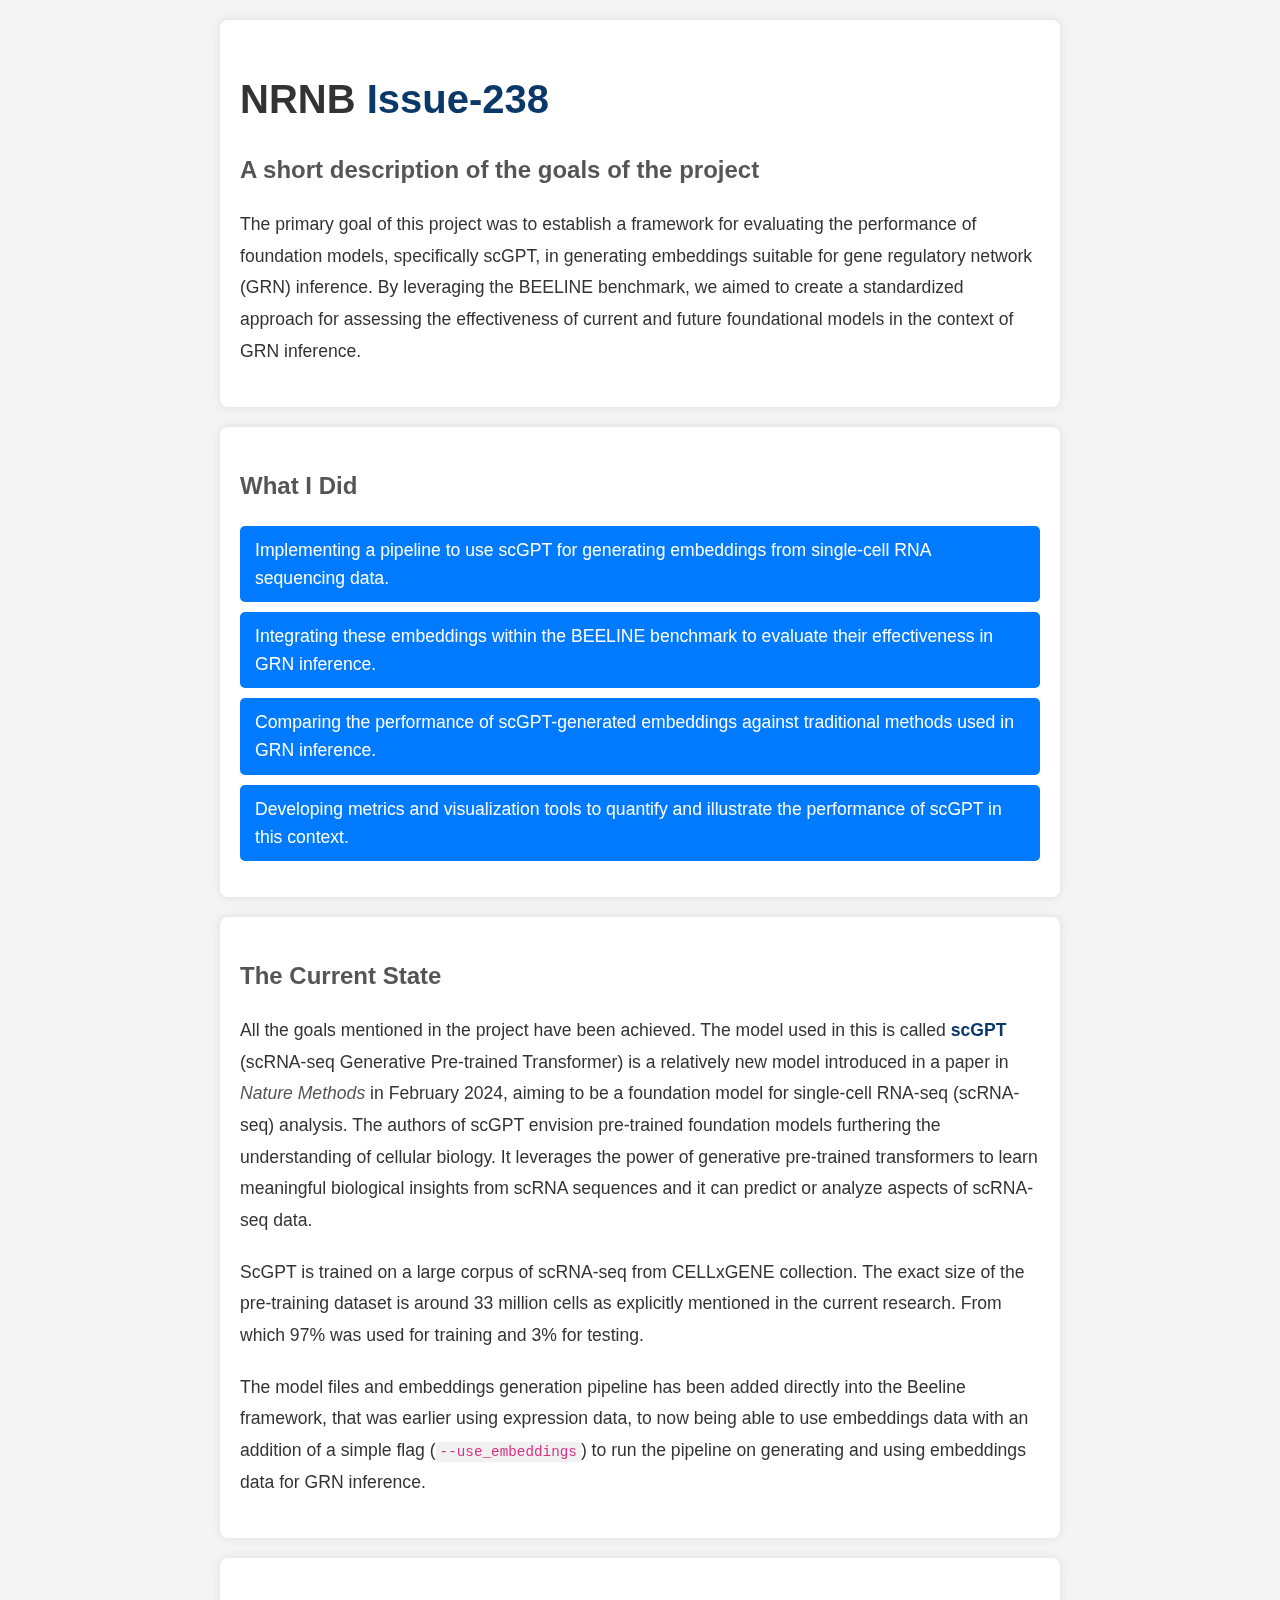
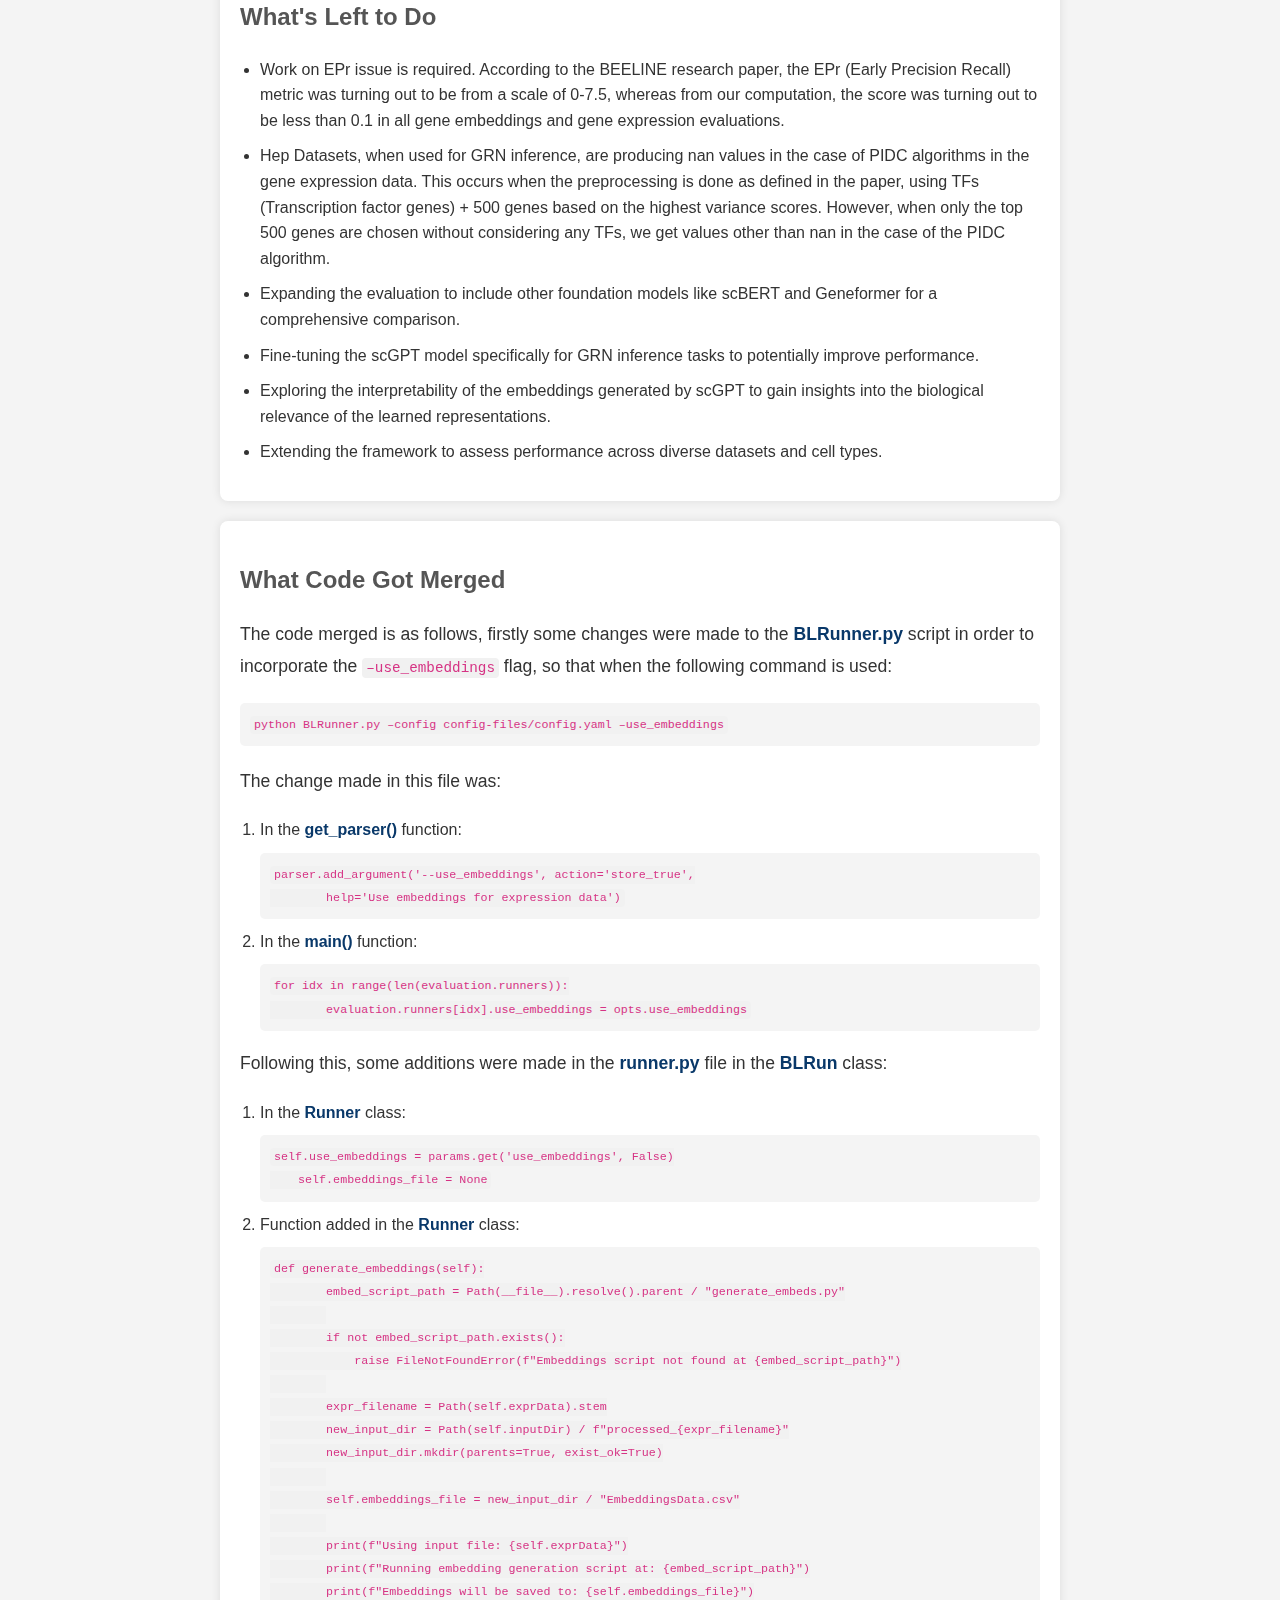
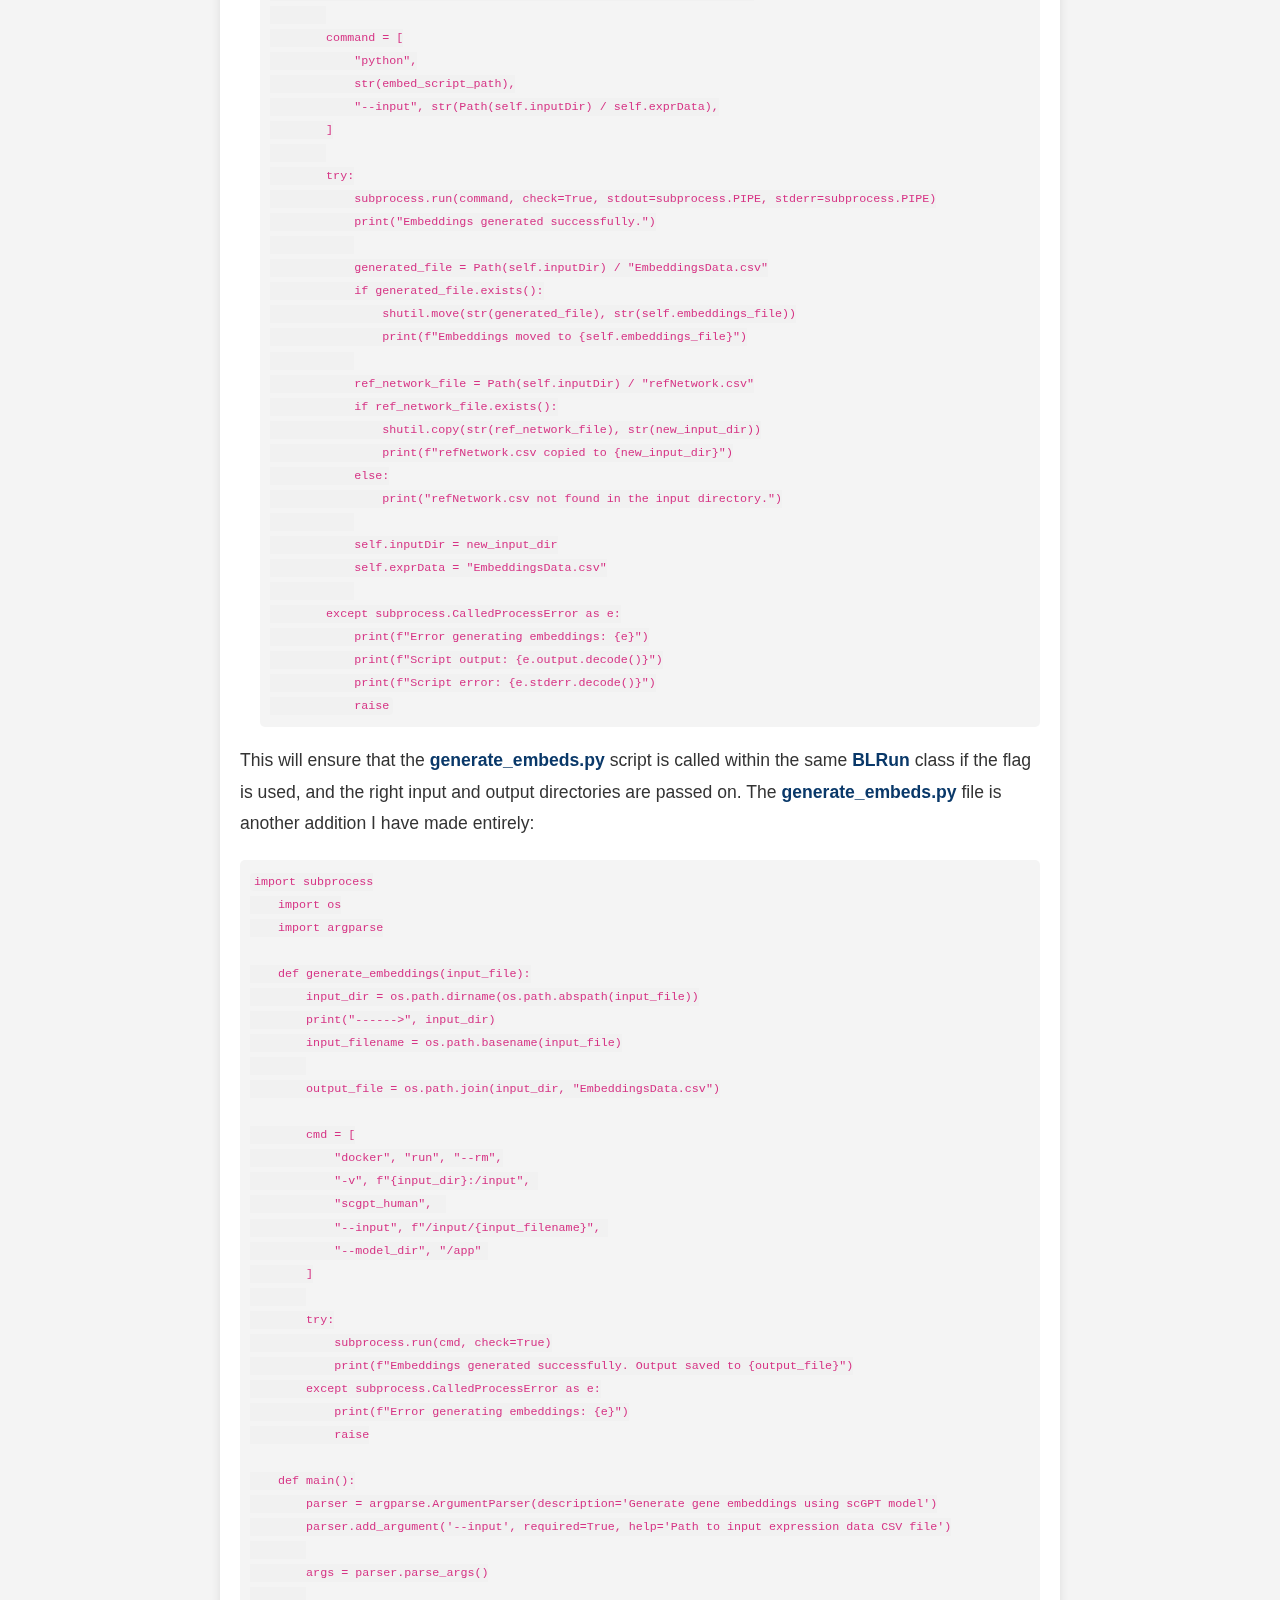
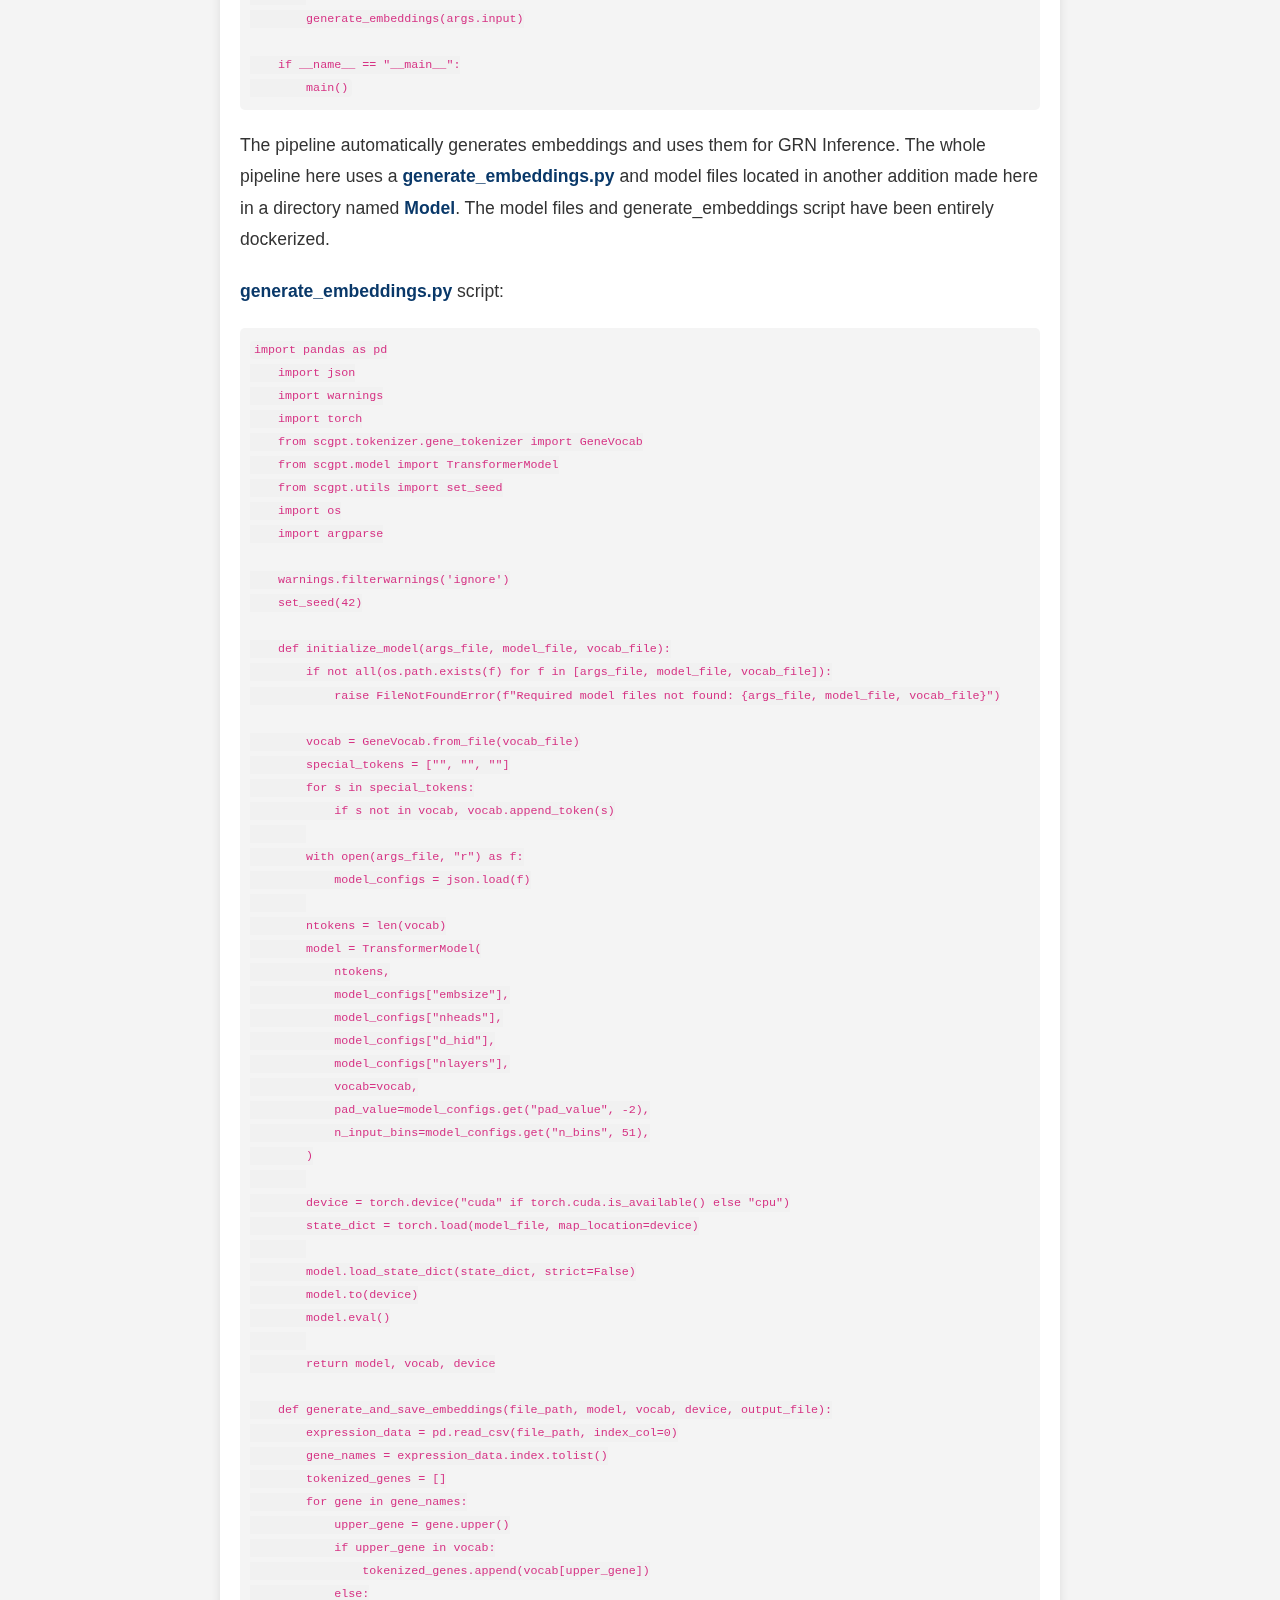
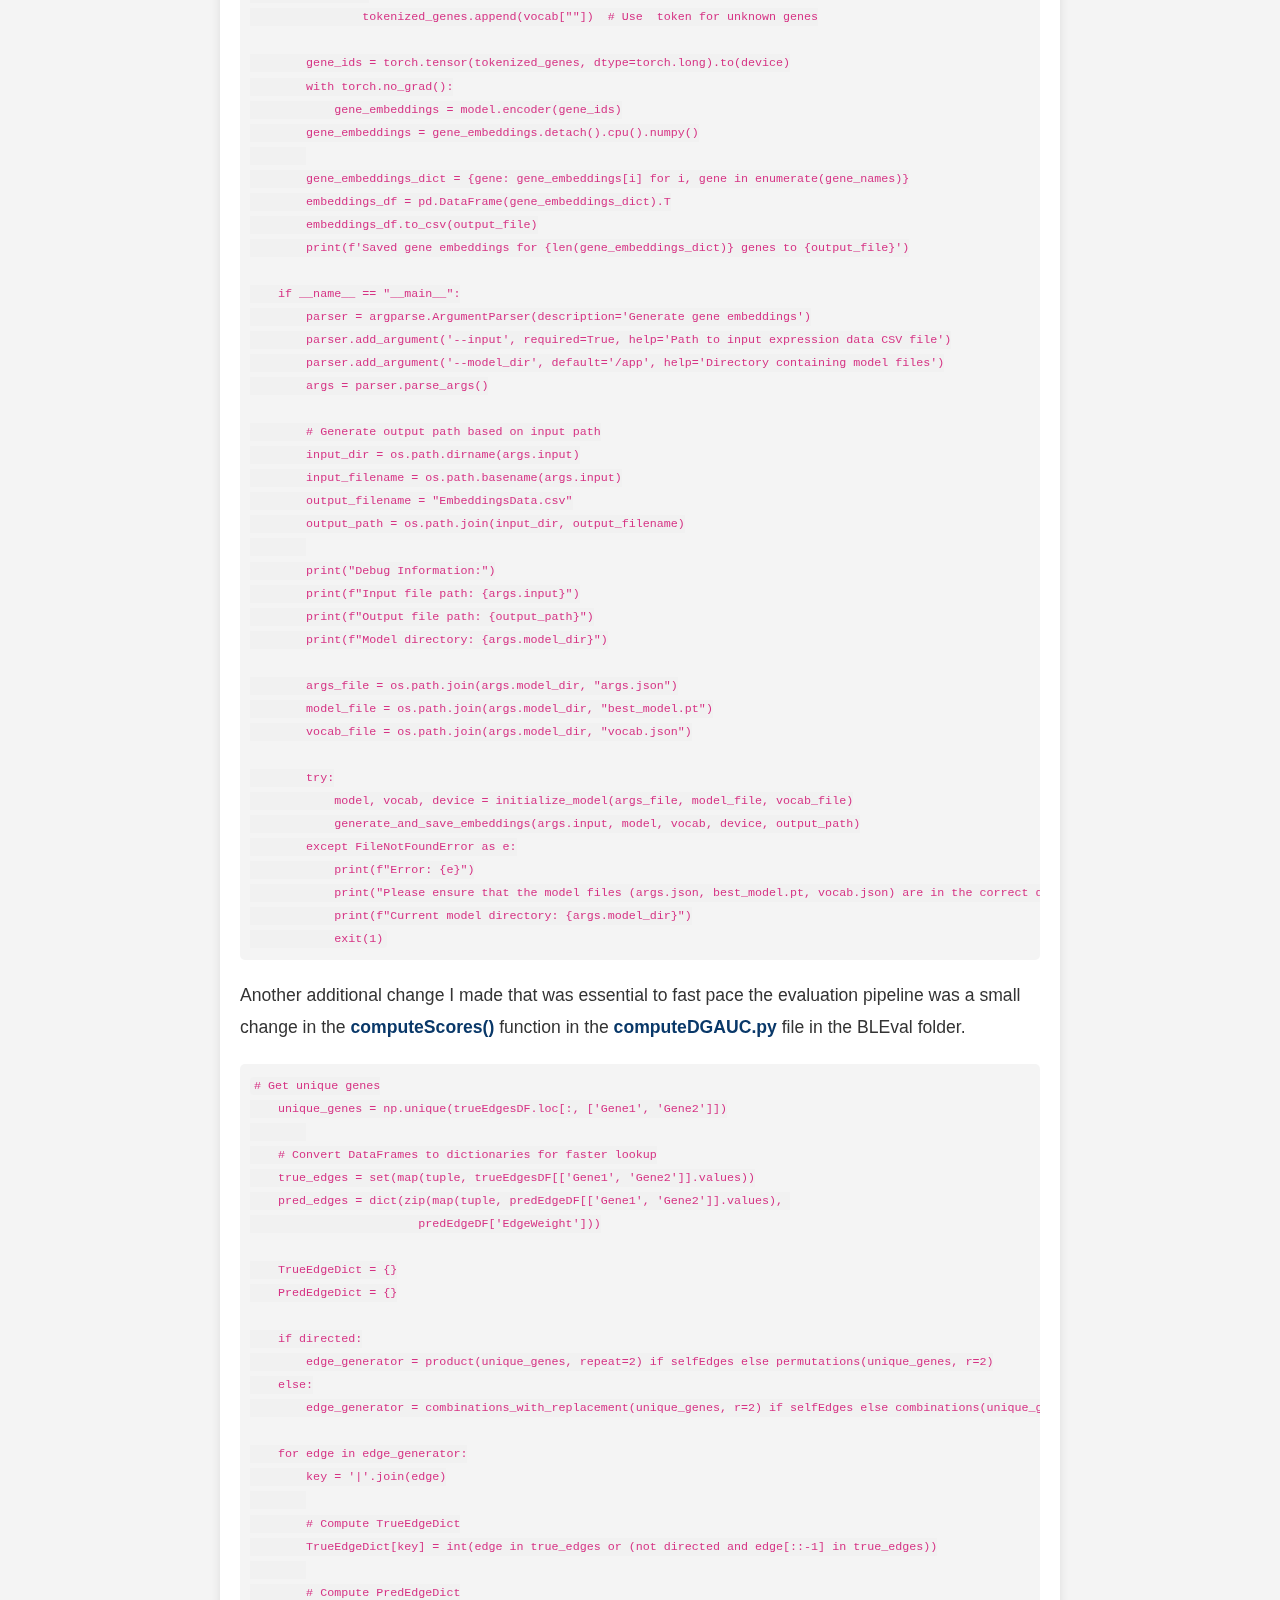
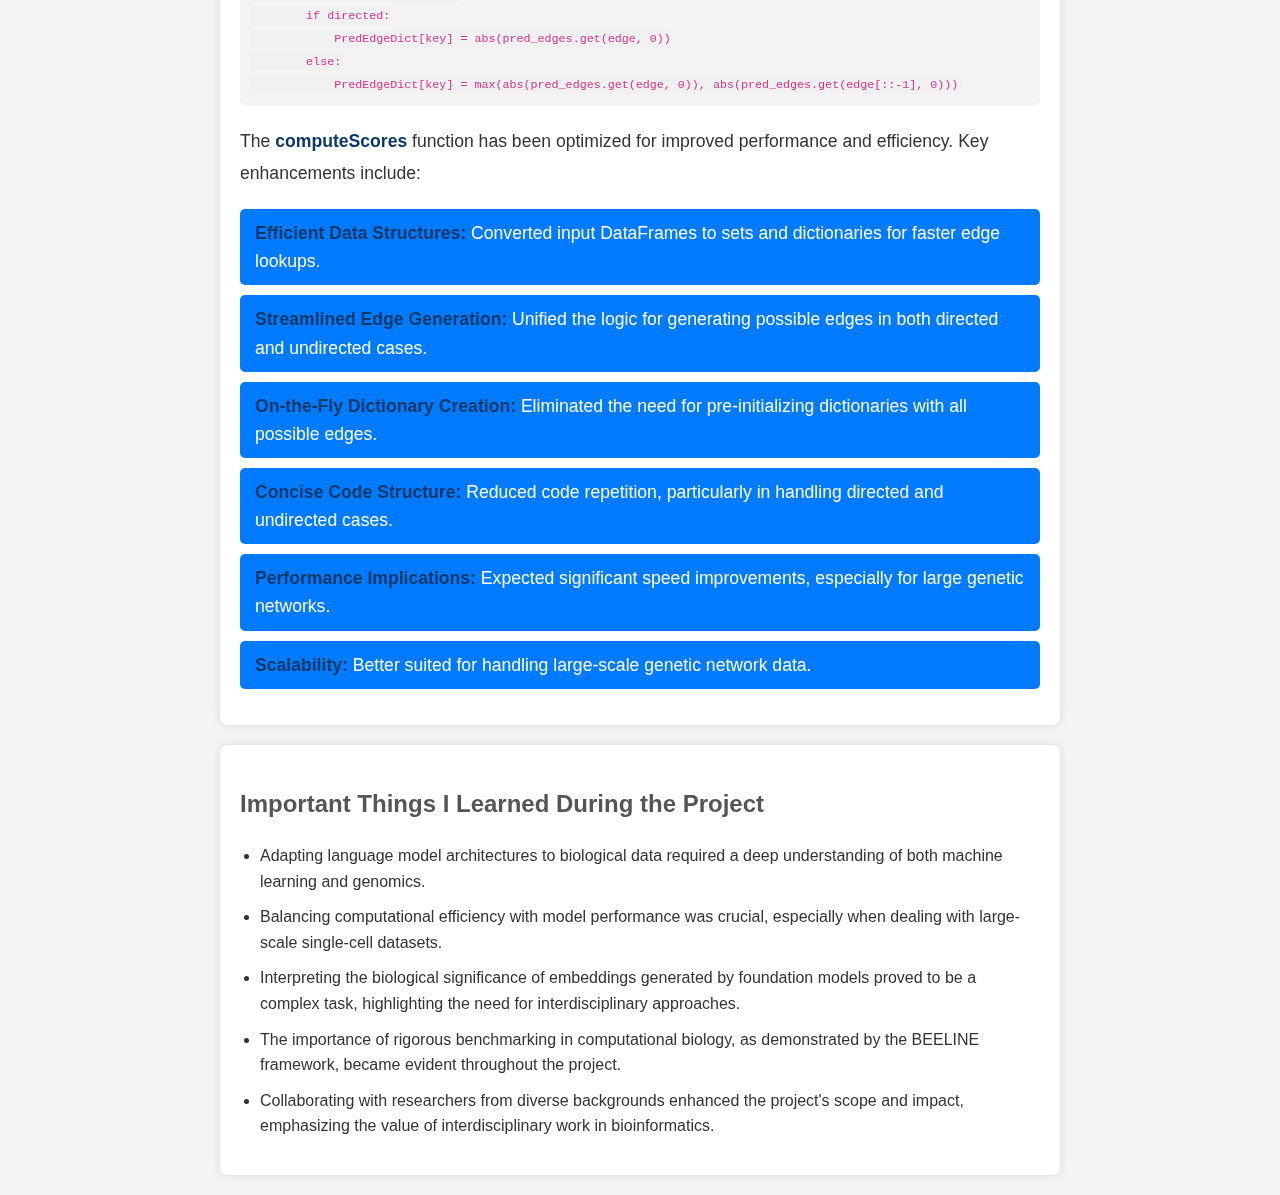
<file: Beeline238.html>
<!DOCTYPE html>
<html lang="en">
<head>
    <meta charset="UTF-8">
    <meta name="viewport" content="width=device-width, initial-scale=1.0">
    <title>GSOC End-Term Report</title>
    <link rel="stylesheet" href="Beeline238.css">
</head>
<body>
    <div class="section" id="introduction">
        <h1>NRNB <strong>Issue-238</strong></h1>
        <h2>A short description of the goals of the project</h2>
        <p>The primary goal of this project was to establish a framework for evaluating the performance of foundation models, specifically scGPT, in generating embeddings suitable for gene regulatory network (GRN) inference. By leveraging the BEELINE benchmark, we aimed to create a standardized approach for assessing the effectiveness of current and future foundational models in the context of GRN inference.</p>
    </div>
    <div class="section" id="what-i-did">
        <h2>What I Did</h2>
        <ul class="styled-list">
            <li>Implementing a pipeline to use scGPT for generating embeddings from single-cell RNA sequencing data.</li>
            <li>Integrating these embeddings within the BEELINE benchmark to evaluate their effectiveness in GRN inference.</li>
            <li>Comparing the performance of scGPT-generated embeddings against traditional methods used in GRN inference.</li>
            <li>Developing metrics and visualization tools to quantify and illustrate the performance of scGPT in this context.</li>
        </ul>
    </div>
    <!-- The Current State Section -->
    <div class="section" id="current-state">
        <h2>The Current State</h2>
        <p>All the goals mentioned in the project have been achieved. The model used in this is called <strong>scGPT</strong> (scRNA-seq Generative Pre-trained Transformer) is a relatively new model introduced in a paper in <em>Nature Methods</em> in February 2024, aiming to be a foundation model for single-cell RNA-seq (scRNA-seq) analysis. The authors of scGPT envision pre-trained foundation models furthering the understanding of cellular biology. It leverages the power of generative pre-trained transformers to learn meaningful biological insights from scRNA sequences and it can predict or analyze aspects of scRNA-seq data.</p>

        <p>ScGPT is trained on a large corpus of scRNA-seq from CELLxGENE collection. The exact size of the pre-training dataset is around 33 million cells as explicitly mentioned in the current research. From which 97% was used for training and 3% for testing.</p>

        <p>The model files and embeddings generation pipeline has been added directly into the Beeline framework, that was earlier using expression data, to now being able to use embeddings data with an addition of a simple flag (<code>--use_embeddings</code>) to run the pipeline on generating and using embeddings data for GRN inference.</p>
    </div>
    <!-- What's Left to Do Section -->
    <div class="section" id="whats-left-to-do">
        <h2>What's Left to Do</h2>
        <ul class="simple-list">
            <li>Work on EPr issue is required. According to the BEELINE research paper, the EPr (Early Precision Recall) metric was turning out to be from a scale of 0-7.5, whereas from our computation, the score was turning out to be less than 0.1 in all gene embeddings and gene expression evaluations.</li>
            <li>Hep Datasets, when used for GRN inference, are producing nan values in the case of PIDC algorithms in the gene expression data. This occurs when the preprocessing is done as defined in the paper, using TFs (Transcription factor genes) + 500 genes based on the highest variance scores. However, when only the top 500 genes are chosen without considering any TFs, we get values other than nan in the case of the PIDC algorithm.</li>
            <li>Expanding the evaluation to include other foundation models like scBERT and Geneformer for a comprehensive comparison.</li>
            <li>Fine-tuning the scGPT model specifically for GRN inference tasks to potentially improve performance.</li>
            <li>Exploring the interpretability of the embeddings generated by scGPT to gain insights into the biological relevance of the learned representations.</li>
            <li>Extending the framework to assess performance across diverse datasets and cell types.</li>
        </ul>
    </div>
    <!-- What Code Got Merged Section -->
    <div class="section" id="what-code-got-merged">
        <h2>What Code Got Merged</h2>
        <p>The code merged is as follows, firstly some changes were made to the <strong>BLRunner.py</strong> script in order to incorporate the <code>–use_embeddings</code> flag, so that when the following command is used:</p>
        <pre><code>python BLRunner.py –config config-files/config.yaml –use_embeddings</code></pre>
        <p>The change made in this file was:</p>
        <ol class="code-list">
            <li>In the <strong>get_parser()</strong> function:
                <pre><code>parser.add_argument('--use_embeddings', action='store_true',
        help='Use embeddings for expression data')</code></pre>
            </li>
            <li>In the <strong>main()</strong> function:
                <pre><code>for idx in range(len(evaluation.runners)):
        evaluation.runners[idx].use_embeddings = opts.use_embeddings</code></pre>
            </li>
        </ol>
        
        <p>Following this, some additions were made in the <strong>runner.py</strong> file in the <strong>BLRun</strong> class:</p>
        <ol class="code-list">
            <li>In the <strong>Runner</strong> class:
                <pre><code>self.use_embeddings = params.get('use_embeddings', False)
    self.embeddings_file = None</code></pre>
            </li>
            <li>Function added in the <strong>Runner</strong> class:
                <pre><code>def generate_embeddings(self):
        embed_script_path = Path(__file__).resolve().parent / "generate_embeds.py"
        
        if not embed_script_path.exists():
            raise FileNotFoundError(f"Embeddings script not found at {embed_script_path}")
        
        expr_filename = Path(self.exprData).stem
        new_input_dir = Path(self.inputDir) / f"processed_{expr_filename}"
        new_input_dir.mkdir(parents=True, exist_ok=True)
        
        self.embeddings_file = new_input_dir / "EmbeddingsData.csv"
        
        print(f"Using input file: {self.exprData}")
        print(f"Running embedding generation script at: {embed_script_path}")
        print(f"Embeddings will be saved to: {self.embeddings_file}")
        
        command = [
            "python",
            str(embed_script_path),
            "--input", str(Path(self.inputDir) / self.exprData),
        ]
        
        try:
            subprocess.run(command, check=True, stdout=subprocess.PIPE, stderr=subprocess.PIPE)
            print("Embeddings generated successfully.")
            
            generated_file = Path(self.inputDir) / "EmbeddingsData.csv"
            if generated_file.exists():
                shutil.move(str(generated_file), str(self.embeddings_file))
                print(f"Embeddings moved to {self.embeddings_file}")
            
            ref_network_file = Path(self.inputDir) / "refNetwork.csv"
            if ref_network_file.exists():
                shutil.copy(str(ref_network_file), str(new_input_dir))
                print(f"refNetwork.csv copied to {new_input_dir}")
            else:
                print("refNetwork.csv not found in the input directory.")
            
            self.inputDir = new_input_dir
            self.exprData = "EmbeddingsData.csv"
            
        except subprocess.CalledProcessError as e:
            print(f"Error generating embeddings: {e}")
            print(f"Script output: {e.output.decode()}")
            print(f"Script error: {e.stderr.decode()}")
            raise</code></pre>
            </li>
        </ol>
        
        <p>This will ensure that the <strong>generate_embeds.py</strong> script is called within the same <strong>BLRun</strong> class if the flag is used, and the right input and output directories are passed on. The <strong>generate_embeds.py</strong> file is another addition I have made entirely:</p>
        <pre><code>import subprocess
    import os
    import argparse

    def generate_embeddings(input_file):
        input_dir = os.path.dirname(os.path.abspath(input_file))
        print("------>", input_dir)
        input_filename = os.path.basename(input_file)
        
        output_file = os.path.join(input_dir, "EmbeddingsData.csv")

        cmd = [
            "docker", "run", "--rm",
            "-v", f"{input_dir}:/input", 
            "scgpt_human",  
            "--input", f"/input/{input_filename}", 
            "--model_dir", "/app" 
        ]
        
        try:
            subprocess.run(cmd, check=True)
            print(f"Embeddings generated successfully. Output saved to {output_file}")
        except subprocess.CalledProcessError as e:
            print(f"Error generating embeddings: {e}")
            raise

    def main():
        parser = argparse.ArgumentParser(description='Generate gene embeddings using scGPT model')
        parser.add_argument('--input', required=True, help='Path to input expression data CSV file')
        
        args = parser.parse_args()
        
        generate_embeddings(args.input)

    if __name__ == "__main__":
        main()</code></pre>
        
        <p>The pipeline automatically generates embeddings and uses them for GRN Inference. The whole pipeline here uses a <strong>generate_embeddings.py</strong> and model files located in another addition made here in a directory named <strong>Model</strong>. The model files and generate_embeddings script have been entirely dockerized.</p>
        
        <p><strong>generate_embeddings.py</strong> script:</p>
        <pre><code>import pandas as pd
    import json
    import warnings
    import torch
    from scgpt.tokenizer.gene_tokenizer import GeneVocab
    from scgpt.model import TransformerModel
    from scgpt.utils import set_seed
    import os
    import argparse

    warnings.filterwarnings('ignore')
    set_seed(42)

    def initialize_model(args_file, model_file, vocab_file):
        if not all(os.path.exists(f) for f in [args_file, model_file, vocab_file]):
            raise FileNotFoundError(f"Required model files not found: {args_file, model_file, vocab_file}")

        vocab = GeneVocab.from_file(vocab_file)
        special_tokens = ["<pad>", "<cls>", "<eoc>"]
        for s in special_tokens:
            if s not in vocab, vocab.append_token(s)
        
        with open(args_file, "r") as f:
            model_configs = json.load(f)
        
        ntokens = len(vocab)
        model = TransformerModel(
            ntokens,
            model_configs["embsize"],
            model_configs["nheads"],
            model_configs["d_hid"],
            model_configs["nlayers"],
            vocab=vocab,
            pad_value=model_configs.get("pad_value", -2),
            n_input_bins=model_configs.get("n_bins", 51),
        )
        
        device = torch.device("cuda" if torch.cuda.is_available() else "cpu")
        state_dict = torch.load(model_file, map_location=device)
        
        model.load_state_dict(state_dict, strict=False)
        model.to(device)
        model.eval()
        
        return model, vocab, device

    def generate_and_save_embeddings(file_path, model, vocab, device, output_file):
        expression_data = pd.read_csv(file_path, index_col=0)
        gene_names = expression_data.index.tolist()
        tokenized_genes = []
        for gene in gene_names:
            upper_gene = gene.upper()
            if upper_gene in vocab:
                tokenized_genes.append(vocab[upper_gene])
            else:
                tokenized_genes.append(vocab["<pad>"])  # Use <pad> token for unknown genes

        gene_ids = torch.tensor(tokenized_genes, dtype=torch.long).to(device)
        with torch.no_grad():
            gene_embeddings = model.encoder(gene_ids)
        gene_embeddings = gene_embeddings.detach().cpu().numpy()
        
        gene_embeddings_dict = {gene: gene_embeddings[i] for i, gene in enumerate(gene_names)}
        embeddings_df = pd.DataFrame(gene_embeddings_dict).T
        embeddings_df.to_csv(output_file)
        print(f'Saved gene embeddings for {len(gene_embeddings_dict)} genes to {output_file}')

    if __name__ == "__main__":
        parser = argparse.ArgumentParser(description='Generate gene embeddings')
        parser.add_argument('--input', required=True, help='Path to input expression data CSV file')
        parser.add_argument('--model_dir', default='/app', help='Directory containing model files')
        args = parser.parse_args()

        # Generate output path based on input path
        input_dir = os.path.dirname(args.input)
        input_filename = os.path.basename(args.input)
        output_filename = "EmbeddingsData.csv"
        output_path = os.path.join(input_dir, output_filename)
        
        print("Debug Information:")
        print(f"Input file path: {args.input}")
        print(f"Output file path: {output_path}")
        print(f"Model directory: {args.model_dir}")

        args_file = os.path.join(args.model_dir, "args.json")
        model_file = os.path.join(args.model_dir, "best_model.pt")
        vocab_file = os.path.join(args.model_dir, "vocab.json")

        try:
            model, vocab, device = initialize_model(args_file, model_file, vocab_file)
            generate_and_save_embeddings(args.input, model, vocab, device, output_path)
        except FileNotFoundError as e:
            print(f"Error: {e}")
            print("Please ensure that the model files (args.json, best_model.pt, vocab.json) are in the correct directory.")
            print(f"Current model directory: {args.model_dir}")
            exit(1)</code></pre>
        
        <p>Another additional change I made that was essential to fast pace the evaluation pipeline was a small change in the <strong>computeScores()</strong> function in the <strong>computeDGAUC.py</strong> file in the BLEval folder.</p>
        <pre><code># Get unique genes
    unique_genes = np.unique(trueEdgesDF.loc[:, ['Gene1', 'Gene2']])
        
    # Convert DataFrames to dictionaries for faster lookup
    true_edges = set(map(tuple, trueEdgesDF[['Gene1', 'Gene2']].values))
    pred_edges = dict(zip(map(tuple, predEdgeDF[['Gene1', 'Gene2']].values), 
                        predEdgeDF['EdgeWeight']))

    TrueEdgeDict = {}
    PredEdgeDict = {}

    if directed:
        edge_generator = product(unique_genes, repeat=2) if selfEdges else permutations(unique_genes, r=2)
    else:
        edge_generator = combinations_with_replacement(unique_genes, r=2) if selfEdges else combinations(unique_genes, r=2)

    for edge in edge_generator:
        key = '|'.join(edge)
        
        # Compute TrueEdgeDict
        TrueEdgeDict[key] = int(edge in true_edges or (not directed and edge[::-1] in true_edges))
        
        # Compute PredEdgeDict
        if directed:
            PredEdgeDict[key] = abs(pred_edges.get(edge, 0))
        else:
            PredEdgeDict[key] = max(abs(pred_edges.get(edge, 0)), abs(pred_edges.get(edge[::-1], 0)))</code></pre>
        
        <p>The <strong>computeScores</strong> function has been optimized for improved performance and efficiency. Key enhancements include:</p>
        <ul class="styled-list">
            <li><strong>Efficient Data Structures:</strong> Converted input DataFrames to sets and dictionaries for faster edge lookups.</li>
            <li><strong>Streamlined Edge Generation:</strong> Unified the logic for generating possible edges in both directed and undirected cases.</li>
            <li><strong>On-the-Fly Dictionary Creation:</strong> Eliminated the need for pre-initializing dictionaries with all possible edges.</li>
            <li><strong>Concise Code Structure:</strong> Reduced code repetition, particularly in handling directed and undirected cases.</li>
            <li><strong>Performance Implications:</strong> Expected significant speed improvements, especially for large genetic networks.</li>
            <li><strong>Scalability:</strong> Better suited for handling large-scale genetic network data.</li>
        </ul>
    </div>

    <!-- Important Things I Learned During the Project Section -->
    <div class="section" id="important-lessons">
        <h2>Important Things I Learned During the Project</h2>
        <ul class="simple-list">
            <li>Adapting language model architectures to biological data required a deep understanding of both machine learning and genomics.</li>
            <li>Balancing computational efficiency with model performance was crucial, especially when dealing with large-scale single-cell datasets.</li>
            <li>Interpreting the biological significance of embeddings generated by foundation models proved to be a complex task, highlighting the need for interdisciplinary approaches.</li>
            <li>The importance of rigorous benchmarking in computational biology, as demonstrated by the BEELINE framework, became evident throughout the project.</li>
            <li>Collaborating with researchers from diverse backgrounds enhanced the project's scope and impact, emphasizing the value of interdisciplinary work in bioinformatics.</li>
        </ul>
    </div>


</body>
</html>
</file>
<file: styles.css>
/* styles.css */
body {
    font-family: Arial, sans-serif;
    line-height: 1.6;
    margin: 0;
    padding: 0;
    background-color: #f4f4f4;
    color: #333;
    width: 100%;
    height: 100%;
    margin: 0;
    padding: 0;
    box-sizing: border-box;
}

.section {
    padding: 20px;
    margin: 20px auto;
    max-width: 800px;
    background-color: #fff;
    box-shadow: 0 0 10px rgba(0, 0, 0, 0.1);
    border-radius: 8px;
}

h1 {
    font-size: 2.5em;
    margin-bottom: 10px;
}

h1 a {
    text-decoration: none;
    color: inherit;
}

h2 a{
    text-decoration: none;
    color: #093869;
}

h2 {
    font-size: 1.5em;
    color: #555;
    margin-bottom: 20px;
}

p {
    font-size: 1.1em;
    line-height: 1.8;
    margin-bottom: 20px;
}

.styled-list {
    list-style-type: none;
    padding-left: 0;
}

.styled-list li {
    background-color: #007bff;
    color: #fff;
    padding: 10px 15px;
    margin-bottom: 10px;
    border-radius: 5px;
    font-size: 1.1em;
    transition: background-color 0.3s ease;
}

.styled-list li:hover {
    background-color: #0056b3;
}

/* New CSS for The Current State Section */
strong {
    color: #093869;
}

em {
    font-style: italic;
    color: #555;
}

code {
    background-color: #f1f1f1;
    padding: 2px 4px;
    border-radius: 4px;
    font-size: 1em;
    color: #d63384;
}

/* CSS for Results Section Images */
.image-gallery {
    display: flex;
    justify-content: space-between;
    flex-wrap: wrap;
    gap: 20px;
    margin-top: 20px;
}

.image-gallery img {
    max-width: 100%;
    height: auto;
    border-radius: 8px;
    box-shadow: 0 4px 8px rgba(0, 0, 0, 0.1);
}

.image-gallery img:hover {
    transform: scale(1.05);
    transition: transform 0.3s ease;
}

/* New CSS for Code Blocks */
pre {
    background-color: #f4f4f4;
    padding: 10px;
    border-radius: 5px;
    overflow-x: auto;
    font-family: 'Courier New', Courier, monospace;
    font-size: 0.9em;
    color: #333;
    margin-bottom: 20px;
}

.code-list {
    list-style-type: decimal;
    padding-left: 20px;
}

.code-list pre {
    margin: 10px 0;
}

/* Simple List for Important Lessons */
.simple-list {
    list-style-type: disc;
    padding-left: 20px;
}

.simple-list li {
    margin-bottom: 10px;
}
</file>
<file: Beeline238.css>
/* styles.css */
body {
    font-family: Arial, sans-serif;
    line-height: 1.6;
    margin: 0;
    padding: 0;
    background-color: #f4f4f4;
    color: #333;
}

.section {
    padding: 20px;
    margin: 20px auto;
    max-width: 800px;
    background-color: #fff;
    box-shadow: 0 0 10px rgba(0, 0, 0, 0.1);
    border-radius: 8px;
}

h1 {
    font-size: 2.5em;
    margin-bottom: 10px;
}

h2 {
    font-size: 1.5em;
    color: #555;
    margin-bottom: 20px;
}

p {
    font-size: 1.1em;
    line-height: 1.8;
    margin-bottom: 20px;
}

.styled-list {
    list-style-type: none;
    padding-left: 0;
}

.styled-list li {
    background-color: #007bff;
    color: #fff;
    padding: 10px 15px;
    margin-bottom: 10px;
    border-radius: 5px;
    font-size: 1.1em;
    transition: background-color 0.3s ease;
}

.styled-list li:hover {
    background-color: #0056b3;
}

/* New CSS for The Current State Section */
strong {
    color: #093869;
}

em {
    font-style: italic;
    color: #555;
}

code {
    background-color: #f1f1f1;
    padding: 2px 4px;
    border-radius: 4px;
    font-size: 1em;
    color: #d63384;
}

/* New CSS for Code Blocks */
pre {
    background-color: #f4f4f4;
    padding: 10px;
    border-radius: 5px;
    overflow-x: auto;
    font-family: 'Courier New', Courier, monospace;
    font-size: 0.9em;
    color: #333;
    margin-bottom: 20px;
}

.code-list {
    list-style-type: decimal;
    padding-left: 20px;
}

.code-list pre {
    margin: 10px 0;
}

/* Simple List for Important Lessons */
.simple-list {
    list-style-type: disc;
    padding-left: 20px;
}

.simple-list li {
    margin-bottom: 10px;
}
</file>
